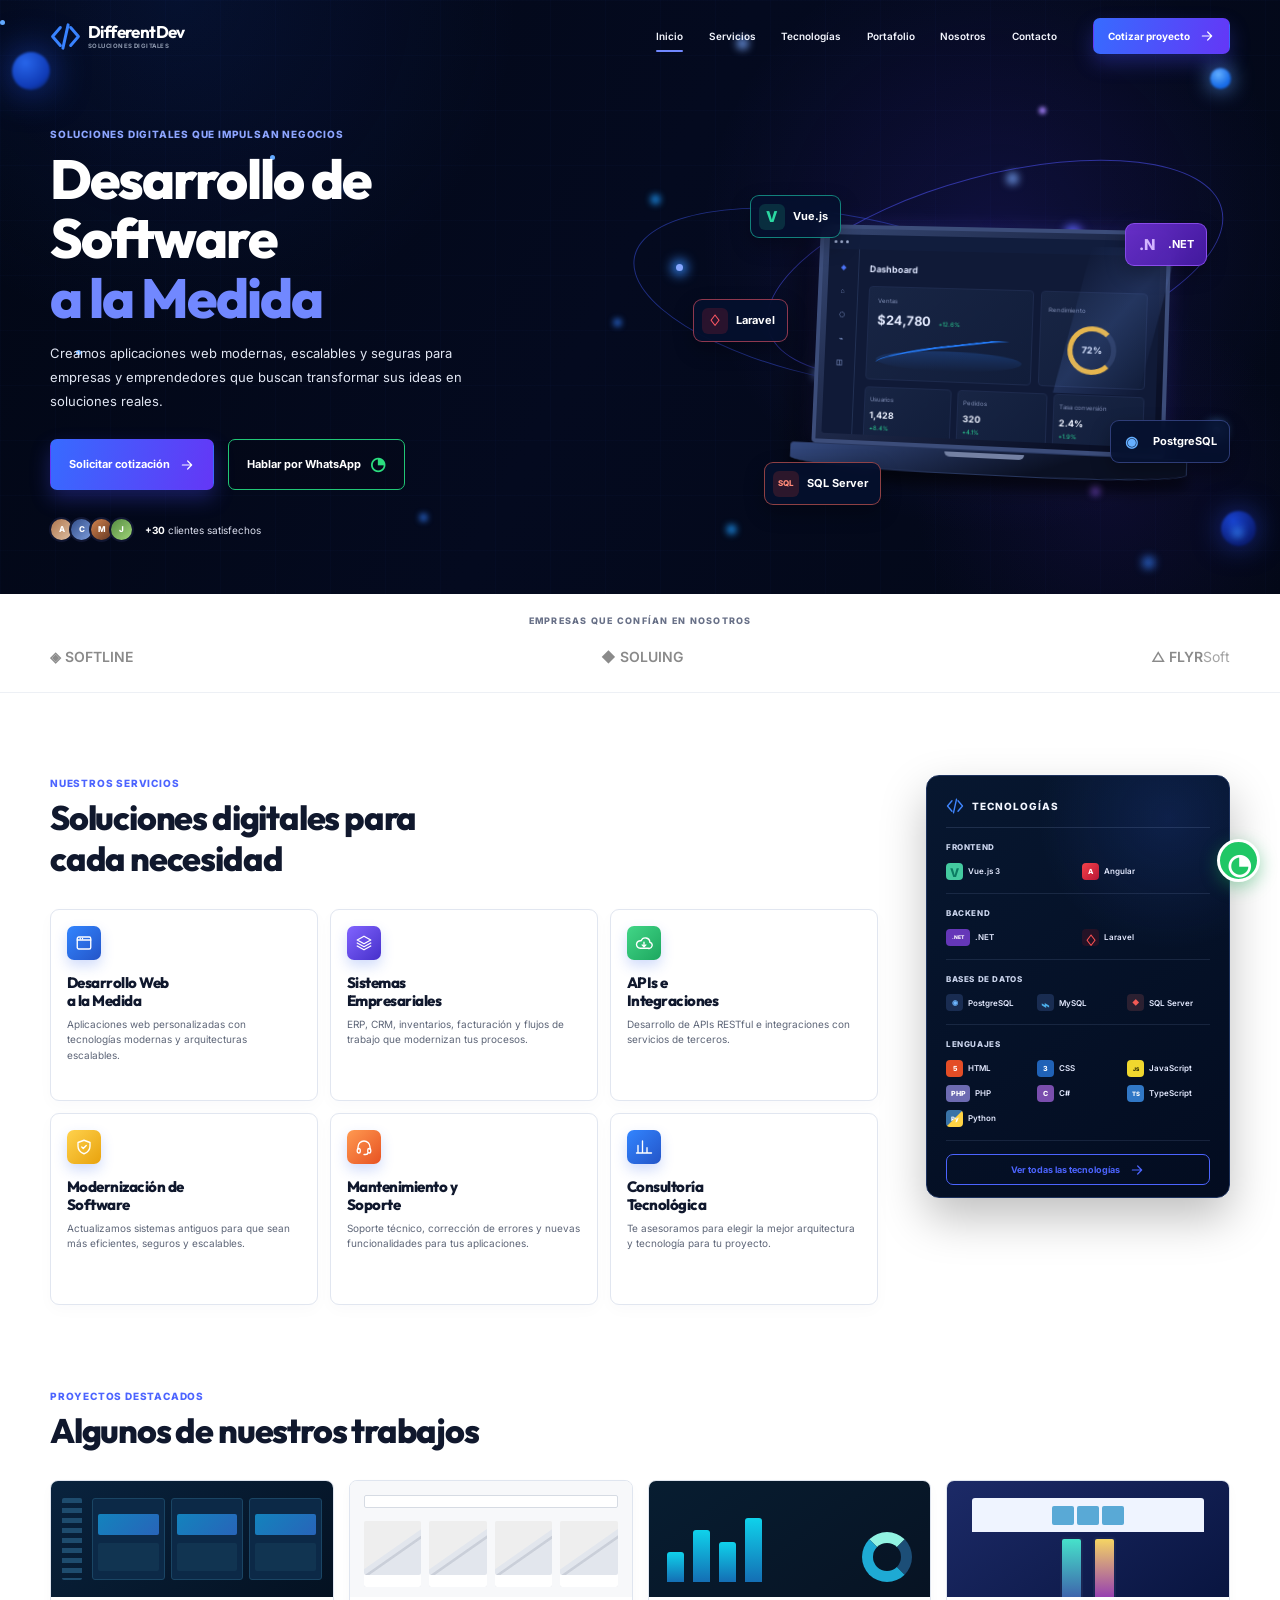
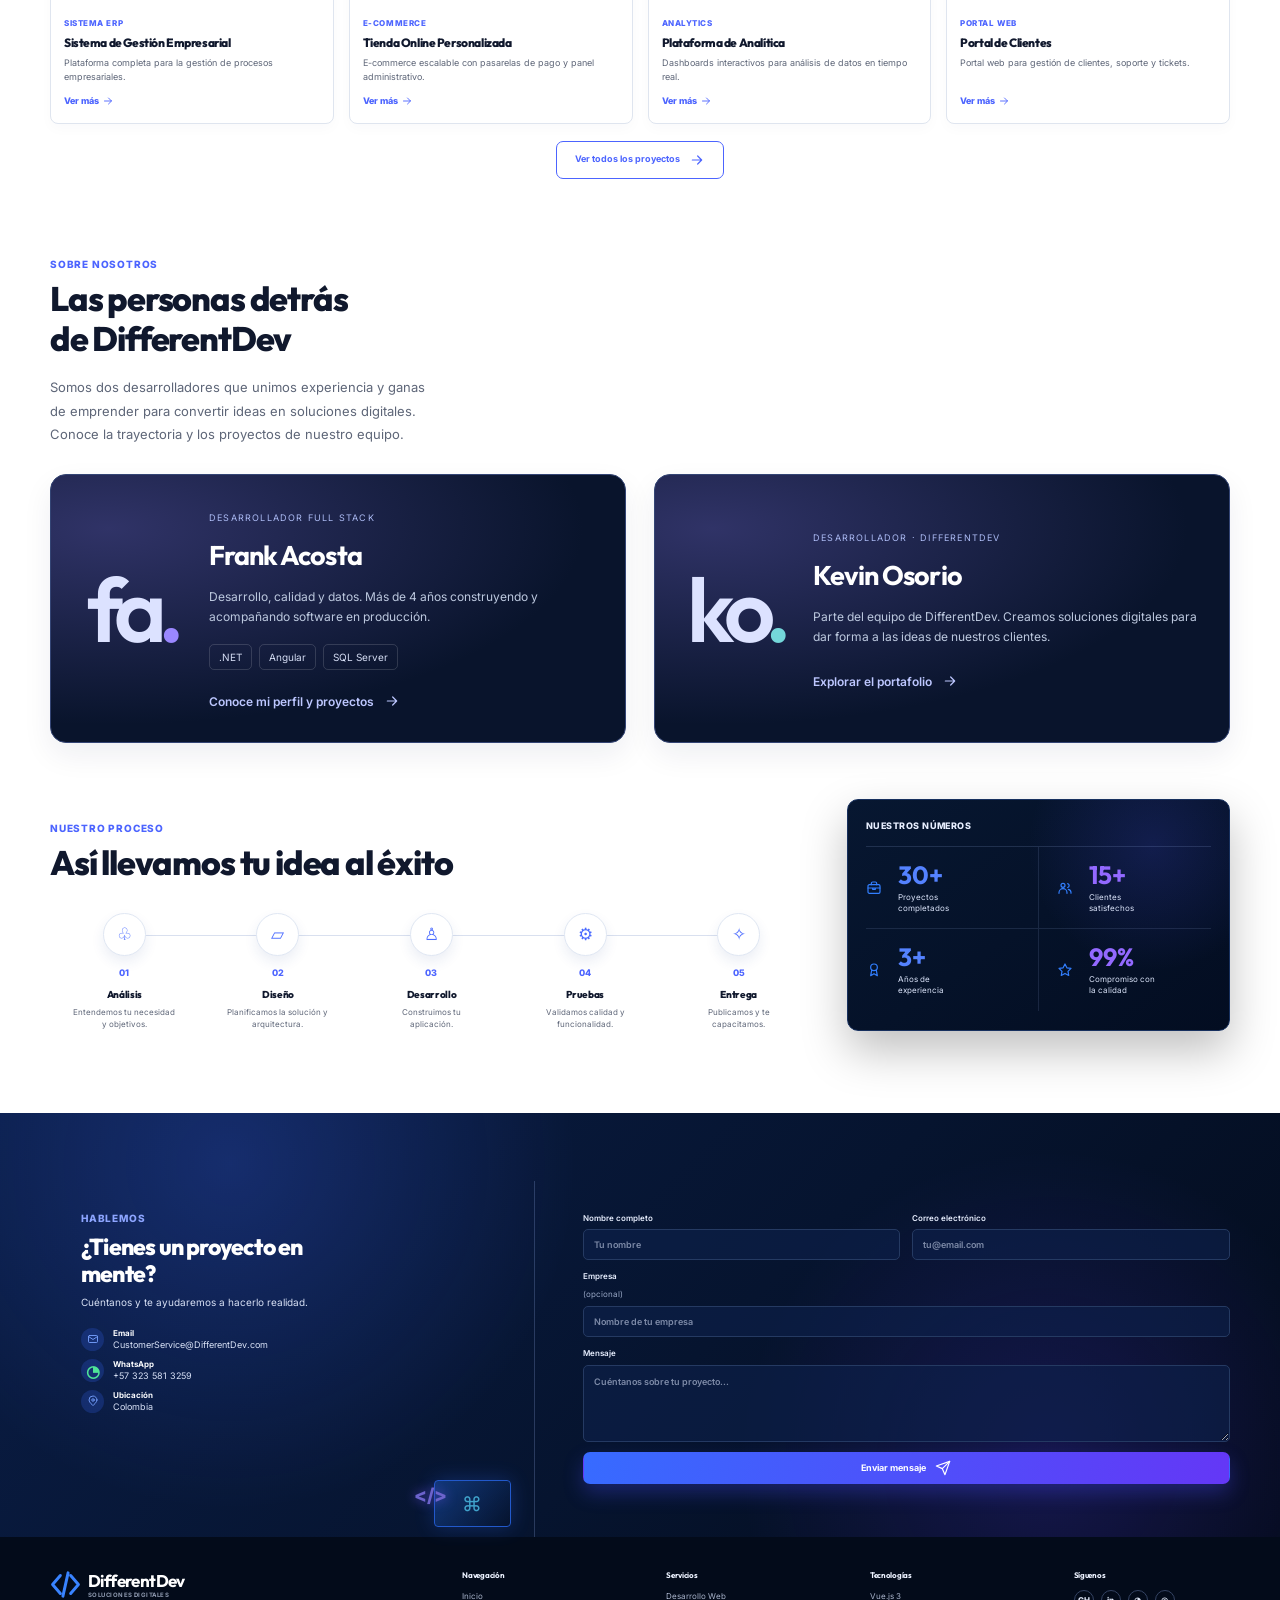
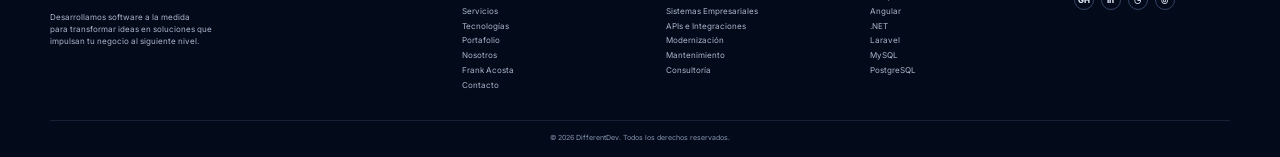
<file: index.html>
<!DOCTYPE html>
<html lang="es">
<head>
  <meta charset="UTF-8">
  <meta name="viewport" content="width=device-width, initial-scale=1.0">
  <meta name="description" content="DifferentDev - Desarrollo de software a la medida.">
  <title>DifferentDev | Soluciones digitales</title>

  <link rel="preconnect" href="https://fonts.googleapis.com">
  <link rel="preconnect" href="https://fonts.gstatic.com" crossorigin>
  <link href="https://fonts.googleapis.com/css2?family=Inter:wght@400;500;600;700;800&family=Outfit:wght@500;600;700;800&display=swap" rel="stylesheet">

  <link rel="stylesheet" href="css/style.css">
  <link rel="stylesheet" href="css/responsive.css">
  <link rel="stylesheet" href="css/animation.css">
</head>

<body>
  <!-- Sprite de iconos reutilizable -->
  <svg class="svg-sprite" aria-hidden="true">
    <symbol id="icon-code" viewBox="0 0 24 24">
      <path d="M8 5 2 12l6 7M16 5l6 7-6 7M14 3l-4 18" />
    </symbol>
    <symbol id="icon-arrow" viewBox="0 0 24 24">
      <path d="M5 12h14M13 6l6 6-6 6" />
    </symbol>
    <symbol id="icon-check" viewBox="0 0 24 24">
      <path d="m5 12 4 4L19 6" />
    </symbol>
    <symbol id="icon-menu" viewBox="0 0 24 24">
      <path d="M4 7h16M4 12h16M4 17h16" />
    </symbol>
    <symbol id="icon-close" viewBox="0 0 24 24">
      <path d="M6 6l12 12M18 6 6 18" />
    </symbol>
    <symbol id="icon-web" viewBox="0 0 24 24">
      <rect x="3" y="4" width="18" height="16" rx="2" />
      <path d="M3 8h18M7 6h.01M10 6h.01" />
    </symbol>
    <symbol id="icon-layers" viewBox="0 0 24 24">
      <path d="m12 3 9 5-9 5-9-5 9-5Z" />
      <path d="m3 12 9 5 9-5M3 16l9 5 9-5" />
    </symbol>
    <symbol id="icon-cloud" viewBox="0 0 24 24">
      <path d="M17.5 19H7a5 5 0 1 1 1.2-9.86A6 6 0 0 1 19.8 11 4 4 0 0 1 17.5 19Z" />
      <path d="M12 11v6M9.5 14.5 12 17l2.5-2.5" />
    </symbol>
    <symbol id="icon-shield" viewBox="0 0 24 24">
      <path d="M12 3 20 6v5c0 5-3.4 8.3-8 10-4.6-1.7-8-5-8-10V6l8-3Z" />
      <path d="m9 12 2 2 4-4" />
    </symbol>
    <symbol id="icon-headset" viewBox="0 0 24 24">
      <path d="M4 15v-3a8 8 0 0 1 16 0v3" />
      <rect x="3" y="14" width="4" height="6" rx="2" />
      <rect x="17" y="14" width="4" height="6" rx="2" />
      <path d="M17 20c0 1-1 2-3 2h-2" />
    </symbol>
    <symbol id="icon-chart" viewBox="0 0 24 24">
      <path d="M4 20V10M10 20V4M16 20v-7M22 20H2" />
    </symbol>
    <symbol id="icon-mail" viewBox="0 0 24 24">
      <rect x="3" y="5" width="18" height="14" rx="2" />
      <path d="m3 7 9 6 9-6" />
    </symbol>
    <symbol id="icon-pin" viewBox="0 0 24 24">
      <path d="M20 10c0 5-8 11-8 11S4 15 4 10a8 8 0 1 1 16 0Z" />
      <circle cx="12" cy="10" r="2.5" />
    </symbol>
    <symbol id="icon-send" viewBox="0 0 24 24">
      <path d="m22 2-7 20-4-9-9-4 20-7Z" />
      <path d="M22 2 11 13" />
    </symbol>
    <symbol id="icon-briefcase" viewBox="0 0 24 24">
      <rect x="3" y="7" width="18" height="13" rx="2" />
      <path d="M8 7V5a2 2 0 0 1 2-2h4a2 2 0 0 1 2 2v2M3 12h18M10 12v2h4v-2" />
    </symbol>
    <symbol id="icon-users" viewBox="0 0 24 24">
      <circle cx="9" cy="8" r="3" />
      <path d="M3 20v-1a6 6 0 0 1 12 0v1M16 5.5a3 3 0 0 1 0 5.8M17 14a5 5 0 0 1 4 4.9v1" />
    </symbol>
    <symbol id="icon-award" viewBox="0 0 24 24">
      <circle cx="12" cy="8" r="5" />
      <path d="m8.5 12.5-1.5 8 5-3 5 3-1.5-8" />
    </symbol>
    <symbol id="icon-star" viewBox="0 0 24 24">
      <path d="m12 3 2.8 5.7L21 9.6l-4.5 4.4 1.1 6.2-5.6-3-5.6 3 1.1-6.2L3 9.6l6.2-.9L12 3Z" />
    </symbol>
  </svg>

  <div class="page">
    <!-- Encabezado -->
    <header class="header" id="inicio">
      <div class="container nav">
        <a class="brand" href="#inicio" aria-label="DifferentDev - Inicio">
          <span class="brand-mark">
            <svg><use href="#icon-code"></use></svg>
          </span>
          <span>
            <strong>DifferentDev</strong>
            <small>Soluciones digitales</small>
          </span>
        </a>

        <button class="menu-toggle" type="button" aria-label="Abrir menú" aria-expanded="false">
          <svg><use href="#icon-menu"></use></svg>
        </button>

        <nav class="nav-links" aria-label="Navegación principal">
          <a class="active" href="#inicio">Inicio</a>
          <a href="#servicios">Servicios</a>
          <a href="#tecnologias">Tecnologías</a>
          <a href="#portafolio">Portafolio</a>
          <a href="#nosotros">Nosotros</a>
          <a href="#contacto">Contacto</a>
        </nav>

        <a class="button button-small button-primary nav-cta" href="#contacto">
          Cotizar proyecto
          <svg><use href="#icon-arrow"></use></svg>
        </a>
      </div>
    </header>

    <main>
      <!-- Hero -->
      <section class="hero">
        <div class="hero-orb orb-one"></div>
        <div class="hero-orb orb-two"></div>
        <div class="hero-orb orb-three"></div>
        <div class="stars"></div>

        <div class="container hero-grid">
          <div class="hero-content reveal">
            <p class="eyebrow eyebrow-light">Soluciones digitales que impulsan negocios</p>
            <h1>Desarrollo de Software <span>a la Medida</span></h1>
            <p class="hero-description">
              Creamos aplicaciones web modernas, escalables y seguras para empresas
              y emprendedores que buscan transformar sus ideas en soluciones reales.
            </p>

            <div class="hero-actions">
              <a class="button button-primary" href="#contacto">
                Solicitar cotización
                <svg><use href="#icon-arrow"></use></svg>
              </a>
              <a class="button button-whatsapp" href="https://wa.me/573235813259" target="_blank" rel="noopener">
                Hablar por WhatsApp
                <span class="whatsapp-icon">◔</span>
              </a>
            </div>

            <div class="satisfaction">
              <div class="avatars" aria-label="Clientes satisfechos">
                <span class="avatar avatar-1">A</span>
                <span class="avatar avatar-2">C</span>
                <span class="avatar avatar-3">M</span>
                <span class="avatar avatar-4">J</span>
              </div>
              <p><strong>+30</strong> clientes satisfechos</p>
            </div>
          </div>

          <!-- Ilustración creada con HTML y CSS -->
          <div class="hero-visual" aria-hidden="true">
            <div class="orbit orbit-a"></div>
            <div class="orbit orbit-b"></div>
            <div class="visual-dot dot-a"></div>
            <div class="visual-dot dot-b"></div>
            <div class="visual-dot dot-c"></div>

            <div class="tech-badge vue-badge">
              <span class="tech-symbol">V</span>
              <b>Vue.js</b>
            </div>
            <div class="tech-badge laravel-badge">
              <span class="tech-symbol">♢</span>
              <b>Laravel</b>
            </div>
            <div class="tech-badge dotnet-badge">
              <span class="tech-symbol">.N</span>
              <b>.NET</b>
            </div>
            <div class="tech-badge postgres-badge">
              <span class="tech-symbol">◉</span>
              <b>PostgreSQL</b>
            </div>
            <div class="tech-badge sqlserver-badge">
              <span class="tech-symbol">SQL</span>
              <b>SQL Server</b>
            </div>

            <div class="laptop">
              <div class="laptop-screen">
                <div class="screen-topbar">
                  <span></span><span></span><span></span>
                  <i></i><i></i>
                </div>
                <div class="screen-body">
                  <aside class="dashboard-sidebar">
                    <b>◈</b><b>⌂</b><b>◌</b><b>⌁</b><b>◫</b>
                  </aside>
                  <div class="dashboard-content">
                    <p class="dashboard-title">Dashboard</p>
                    <div class="metric-row">
                      <div class="metric-card graph-card">
                        <small>Ventas</small>
                        <strong>$24,780</strong>
                        <em>+12.6%</em>
                        <div class="chart-line"></div>
                      </div>
                      <div class="metric-card circle-card">
                        <small>Rendimiento</small>
                        <div class="progress-ring">72%</div>
                      </div>
                    </div>
                    <div class="mini-metrics">
                      <div><small>Usuarios</small><b>1,428</b><em>+8.4%</em></div>
                      <div><small>Pedidos</small><b>320</b><em>+4.1%</em></div>
                      <div><small>Tasa conversión</small><b>2.4%</b><em>+1.9%</em></div>
                    </div>
                  </div>
                </div>
              </div>
              <div class="laptop-base"></div>
            </div>
          </div>
        </div>
      </section>

      <!-- Marcas -->
      <section class="trusted">
        <div class="container">
          <p>Empresas que confían en nosotros</p>
          <div class="trusted-logos">
            <span>◈ SOFTLINE</span>
            <span>◆ SOLUING</span>
            <span>△ FLYR<span>Soft</span></span>
          </div>
        </div>
      </section>

      <!-- Servicios -->
      <section class="section services-section" id="servicios">
        <div class="container services-layout">
          <div class="services-main">
            <div class="section-heading reveal">
              <p class="eyebrow">Nuestros servicios</p>
              <h2>Soluciones digitales para<br>cada necesidad</h2>
            </div>

            <div class="services-grid">
              <article class="service-card reveal">
                <div class="service-icon icon-blue"><svg><use href="#icon-web"></use></svg></div>
                <h3>Desarrollo Web<br>a la Medida</h3>
                <p>Aplicaciones web personalizadas con tecnologías modernas y arquitecturas escalables.</p>
              </article>

              <article class="service-card reveal">
                <div class="service-icon icon-purple"><svg><use href="#icon-layers"></use></svg></div>
                <h3>Sistemas<br>Empresariales</h3>
                <p>ERP, CRM, inventarios, facturación y flujos de trabajo que modernizan tus procesos.</p>
              </article>

              <article class="service-card reveal">
                <div class="service-icon icon-green"><svg><use href="#icon-cloud"></use></svg></div>
                <h3>APIs e<br>Integraciones</h3>
                <p>Desarrollo de APIs RESTful e integraciones con servicios de terceros.</p>
              </article>

              <article class="service-card reveal">
                <div class="service-icon icon-yellow"><svg><use href="#icon-shield"></use></svg></div>
                <h3>Modernización de<br>Software</h3>
                <p>Actualizamos sistemas antiguos para que sean más eficientes, seguros y escalables.</p>
              </article>

              <article class="service-card reveal">
                <div class="service-icon icon-orange"><svg><use href="#icon-headset"></use></svg></div>
                <h3>Mantenimiento y<br>Soporte</h3>
                <p>Soporte técnico, corrección de errores y nuevas funcionalidades para tus aplicaciones.</p>
              </article>

              <article class="service-card reveal">
                <div class="service-icon icon-blue"><svg><use href="#icon-chart"></use></svg></div>
                <h3>Consultoría<br>Tecnológica</h3>
                <p>Te asesoramos para elegir la mejor arquitectura y tecnología para tu proyecto.</p>
              </article>
            </div>
          </div>

          <aside class="technology-card reveal" id="tecnologias">
            <div class="technology-card-title">
              <svg><use href="#icon-code"></use></svg>
              <span>Tecnologías</span>
            </div>

            <div class="technology-group">
              <p>Frontend</p>
              <div class="tech-list tech-list-two">
                <span class="tech-item"><b class="logo-vue">V</b> Vue.js 3</span>
                <span class="tech-item"><b class="logo-angular">A</b> Angular</span>
              </div>
            </div>

            <div class="technology-group">
              <p>Backend</p>
              <div class="tech-list tech-list-two">
                <span class="tech-item"><b class="logo-dotnet">.NET</b> .NET</span>
                <span class="tech-item"><b class="logo-laravel">♢</b> Laravel</span>
              </div>
            </div>

            <div class="technology-group">
              <p>Bases de datos</p>
              <div class="tech-list tech-list-three">
                <span class="tech-item"><b class="logo-postgres">◉</b> PostgreSQL</span>
                <span class="tech-item"><b class="logo-mysql">⌁</b> MySQL</span>
                <span class="tech-item"><b class="logo-sql">◆</b> SQL Server</span>
              </div>
            </div>

            <div class="technology-group">
              <p>Lenguajes</p>
              <div class="tech-list tech-list-four">
                <span class="tech-item"><b class="logo-html">5</b> HTML</span>
                <span class="tech-item"><b class="logo-css">3</b> CSS</span>
                <span class="tech-item"><b class="logo-js">JS</b> JavaScript</span>
                <span class="tech-item"><b class="logo-php">PHP</b> PHP</span>
                <span class="tech-item"><b class="logo-csharp">C</b> C#</span>
                <span class="tech-item"><b class="logo-typescript">TS</b> TypeScript</span>
                <span class="tech-item"><b class="logo-python">Py</b> Python</span>
              </div>
            </div>

            <a class="button button-outline technology-button" href="#contacto">
              Ver todas las tecnologías
              <svg><use href="#icon-arrow"></use></svg>
            </a>
          </aside>
        </div>
      </section>

      <!-- Portafolio -->
      <section class="section portfolio-section" id="portafolio">
        <div class="container">
          <div class="section-heading reveal">
            <p class="eyebrow">Proyectos destacados</p>
            <h2>Algunos de nuestros trabajos</h2>
          </div>

          <div class="portfolio-grid">
            <article class="project-card reveal">
              <div class="project-preview preview-erp">
                <div class="mock-sidebar"></div>
                <div class="mock-columns"><i></i><i></i><i></i></div>
              </div>
              <div class="project-content">
                <small>Sistema ERP</small>
                <h3>Sistema de Gestión Empresarial</h3>
                <p>Plataforma completa para la gestión de procesos empresariales.</p>
                <a href="#contacto">Ver más <svg><use href="#icon-arrow"></use></svg></a>
              </div>
            </article>

            <article class="project-card reveal">
              <div class="project-preview preview-shop">
                <div class="shop-top"></div>
                <div class="shop-items"><i></i><i></i><i></i><i></i></div>
              </div>
              <div class="project-content">
                <small>E-commerce</small>
                <h3>Tienda Online Personalizada</h3>
                <p>E-commerce escalable con pasarelas de pago y panel administrativo.</p>
                <a href="#contacto">Ver más <svg><use href="#icon-arrow"></use></svg></a>
              </div>
            </article>

            <article class="project-card reveal">
              <div class="project-preview preview-analytics">
                <div class="analytics-bars"><i></i><i></i><i></i><i></i></div>
                <div class="analytics-circle"></div>
              </div>
              <div class="project-content">
                <small>Analytics</small>
                <h3>Plataforma de Analítica</h3>
                <p>Dashboards interactivos para análisis de datos en tiempo real.</p>
                <a href="#contacto">Ver más <svg><use href="#icon-arrow"></use></svg></a>
              </div>
            </article>

            <article class="project-card reveal">
              <div class="project-preview preview-portal">
                <div class="portal-window"><i></i><i></i><i></i></div>
                <div class="portal-phones"><b></b><b></b></div>
              </div>
              <div class="project-content">
                <small>Portal web</small>
                <h3>Portal de Clientes</h3>
                <p>Portal web para gestión de clientes, soporte y tickets.</p>
                <a href="#contacto">Ver más <svg><use href="#icon-arrow"></use></svg></a>
              </div>
            </article>
          </div>

          <div class="center-button">
            <a class="button button-outline" href="#contacto">
              Ver todos los proyectos
              <svg><use href="#icon-arrow"></use></svg>
            </a>
          </div>
        </div>
      </section>

      <!-- Proceso y métricas -->
      <section class="section process-section" id="nosotros">
        <div class="container team-intro">
          <div class="team-heading">
            <p class="eyebrow">Sobre nosotros</p>
            <h2>Las personas detrás<br>de DifferentDev</h2>
            <p>Somos dos desarrolladores que unimos experiencia y ganas de emprender para convertir ideas en soluciones digitales. Conoce la trayectoria y los proyectos de nuestro equipo.</p>
          </div>
          <a class="team-profile-card" href="acosta/index.html" aria-label="Conocer el perfil y los proyectos de Frank Acosta">
            <span class="team-monogram" aria-hidden="true">fa<span>.</span></span>
            <div class="team-profile-copy">
              <span class="team-profile-role">Desarrollador Full Stack</span>
              <h3>Frank Acosta</h3>
              <p>Desarrollo, calidad y datos. Más de 4 años construyendo y acompañando software en producción.</p>
              <ul class="team-profile-stack" aria-label="Tecnologías principales">
                <li>.NET</li><li>Angular</li><li>SQL Server</li>
              </ul>
              <span class="team-profile-link">Conoce mi perfil y proyectos <svg aria-hidden="true"><use href="#icon-arrow"></use></svg></span>
            </div>
          </a>
          <a class="team-profile-card team-profile-kevin" href="kevin/index.html" aria-label="Kevin Osorio: visitar el portafolio de Frank Acosta por el momento">
            <span class="team-monogram" aria-hidden="true">ko<span>.</span></span>
            <div class="team-profile-copy">
              <span class="team-profile-role">Desarrollador · DifferentDev</span>
              <h3>Kevin Osorio</h3>
              <p>Parte del equipo de DifferentDev. Creamos soluciones digitales para dar forma a las ideas de nuestros clientes.</p>
              <span class="team-profile-link">Explorar el portafolio <svg aria-hidden="true"><use href="#icon-arrow"></use></svg></span>
            </div>
          </a>
        </div>
        <div class="container process-layout">
          <div>
            <div class="section-heading reveal">
              <p class="eyebrow">Nuestro proceso</p>
              <h2>Así llevamos tu idea al éxito</h2>
            </div>

            <div class="process-steps">
              <article class="process-step reveal">
                <div class="step-icon">♧</div>
                <span>01</span>
                <h3>Análisis</h3>
                <p>Entendemos tu necesidad y objetivos.</p>
              </article>
              <article class="process-step reveal">
                <div class="step-icon">▱</div>
                <span>02</span>
                <h3>Diseño</h3>
                <p>Planificamos la solución y arquitectura.</p>
              </article>
              <article class="process-step reveal">
                <div class="step-icon">♙</div>
                <span>03</span>
                <h3>Desarrollo</h3>
                <p>Construimos tu aplicación.</p>
              </article>
              <article class="process-step reveal">
                <div class="step-icon">⚙</div>
                <span>04</span>
                <h3>Pruebas</h3>
                <p>Validamos calidad y funcionalidad.</p>
              </article>
              <article class="process-step reveal">
                <div class="step-icon">✧</div>
                <span>05</span>
                <h3>Entrega</h3>
                <p>Publicamos y te capacitamos.</p>
              </article>
            </div>
          </div>

          <aside class="numbers-card reveal">
            <p class="numbers-title">Nuestros números</p>
            <div class="numbers-grid">
              <div>
                <svg><use href="#icon-briefcase"></use></svg>
                <strong>30+</strong>
                <span>Proyectos<br>completados</span>
              </div>
              <div>
                <svg><use href="#icon-users"></use></svg>
                <strong>15+</strong>
                <span>Clientes<br>satisfechos</span>
              </div>
              <div>
                <svg><use href="#icon-award"></use></svg>
                <strong>3+</strong>
                <span>Años de<br>experiencia</span>
              </div>
              <div>
                <svg><use href="#icon-star"></use></svg>
                <strong>99%</strong>
                <span>Compromiso con<br>la calidad</span>
              </div>
            </div>
          </aside>
        </div>
      </section>

      
      <!-- Testimonios
      <section class="section testimonials-section">
        <div class="container">
          <div class="section-heading reveal">
            <p class="eyebrow">Testimonios</p>
            <h2>Lo que dicen nuestros clientes</h2>
          </div>

          <div class="testimonials-grid">
            <article class="testimonial-card reveal">
              <span class="quote">“</span>
              <p>Excelente trabajo, cumplieron con todos los requerimientos y superaron nuestras expectativas. Los recomendamos 100%.</p>
              <div class="testimonial-footer">
                <div><strong>— Carlos M.</strong><small>Gerente General, Novatec</small></div>
                <span class="stars-rating">★★★★★</span>
              </div>
            </article>

            <article class="testimonial-card reveal">
              <span class="quote">“</span>
              <p>Profesionales, responsables y siempre dispuestos a ayudar. El sistema que desarrollaron ha optimizado nuestros procesos.</p>
              <div class="testimonial-footer">
                <div><strong>— Laura G.</strong><small>Directora, Innova Solutions</small></div>
                <span class="stars-rating">★★★★★</span>
              </div>
            </article>

            <article class="testimonial-card reveal">
              <span class="quote">“</span>
              <p>Entrega a tiempo, comunicación constante y un producto final de alta calidad. Sin duda seguiremos trabajando con ellos.</p>
              <div class="testimonial-footer">
                <div><strong>— Andrés R.</strong><small>CEO, DataFlow</small></div>
                <span class="stars-rating">★★★★★</span>
              </div>
            </article>
          </div>
        </div>
      </section>
      -->
      <!-- Contacto -->
      <section class="contact-section" id="contacto">
        <div class="container contact-box">
          <div class="contact-info">
            <p class="eyebrow eyebrow-light">Hablemos</p>
            <h2>¿Tienes un proyecto en mente?</h2>
            <p>Cuéntanos y te ayudaremos a hacerlo realidad.</p>

            <ul class="contact-list">
              <li>
                <span><svg><use href="#icon-mail"></use></svg></span>
                <div><b>Email</b><a href="mailto:CustomerService@DifferentDev.com">CustomerService@DifferentDev.com</a></div>
              </li>
              <li>
                <span class="contact-whatsapp">◔</span>
                <div><b>WhatsApp</b><a href="https://wa.me/573235813259" target="_blank" rel="noopener">+57 323 581 3259</a></div>
              </li>
              <li>
                <span><svg><use href="#icon-pin"></use></svg></span>
                <div><b>Ubicación</b><p>Colombia</p></div>
              </li>
            </ul>

            <div class="contact-decoration" aria-hidden="true">
              <span class="decoration-screen">⌘</span>
              <span class="decoration-code">&lt;/&gt;</span>
            </div>
          </div>

          <form class="contact-form" id="contact-form">
            <div class="form-row">
              <label>
                Nombre completo
                <input type="text" name="name" placeholder="Tu nombre" required>
              </label>
              <label>
                Correo electrónico
                <input type="email" name="email" placeholder="tu@email.com" required>
              </label>
            </div>
            <label>
              Empresa <span>(opcional)</span>
              <input type="text" name="company" placeholder="Nombre de tu empresa">
            </label>
            <label>
              Mensaje
              <textarea name="message" rows="4" placeholder="Cuéntanos sobre tu proyecto..." required></textarea>
            </label>
            <button class="button button-primary form-submit" type="submit">
              Enviar mensaje
              <svg><use href="#icon-send"></use></svg>
            </button>
            <p class="form-message" aria-live="polite"></p>
          </form>
        </div>
      </section>
    </main>

    <!-- Pie de página -->
    <footer class="footer">
      <div class="container footer-grid">
        <div>
          <a class="brand footer-brand" href="#inicio">
            <span class="brand-mark"><svg><use href="#icon-code"></use></svg></span>
            <span><strong>DifferentDev</strong><small>Soluciones digitales</small></span>
          </a>
          <p>Desarrollamos software a la medida<br>para transformar ideas en soluciones que<br>impulsan tu negocio al siguiente nivel.</p>
        </div>

        <div>
          <h3>Navegación</h3>
          <a href="#inicio">Inicio</a>
          <a href="#servicios">Servicios</a>
          <a href="#tecnologias">Tecnologías</a>
          <a href="#portafolio">Portafolio</a>
          <a href="#nosotros">Nosotros</a>
          <a href="acosta/">Frank Acosta</a>
          <a href="#contacto">Contacto</a>
        </div>

        <div>
          <h3>Servicios</h3>
          <a href="#servicios">Desarrollo Web</a>
          <a href="#servicios">Sistemas Empresariales</a>
          <a href="#servicios">APIs e Integraciones</a>
          <a href="#servicios">Modernización</a>
          <a href="#servicios">Mantenimiento</a>
          <a href="#servicios">Consultoría</a>
        </div>

        <div>
          <h3>Tecnologías</h3>
          <a href="#tecnologias">Vue.js 3</a>
          <a href="#tecnologias">Angular</a>
          <a href="#tecnologias">.NET</a>
          <a href="#tecnologias">Laravel</a>
          <a href="#tecnologias">MySQL</a>
          <a href="#tecnologias">PostgreSQL</a>
        </div>

        <div>
          <h3>Síguenos</h3>
          <div class="social-links">
            <a href="#" aria-label="GitHub">GH</a>
            <a href="#" aria-label="LinkedIn">in</a>
            <a href="#" aria-label="WhatsApp">◔</a>
            <a href="#" aria-label="Instagram">◎</a>
          </div>
        </div>
      </div>

      <div class="container copyright">
        <p>© 2026 DifferentDev. Todos los derechos reservados.</p>
      </div>
    </footer>

    <a class="floating-whatsapp" href="https://wa.me/573235813259" target="_blank" rel="noopener" aria-label="Hablar por WhatsApp">◔</a>
  </div>

  <script src="js/app.js"></script>
  <script src="js/animation.js"></script>
</body>
</html>
</file>
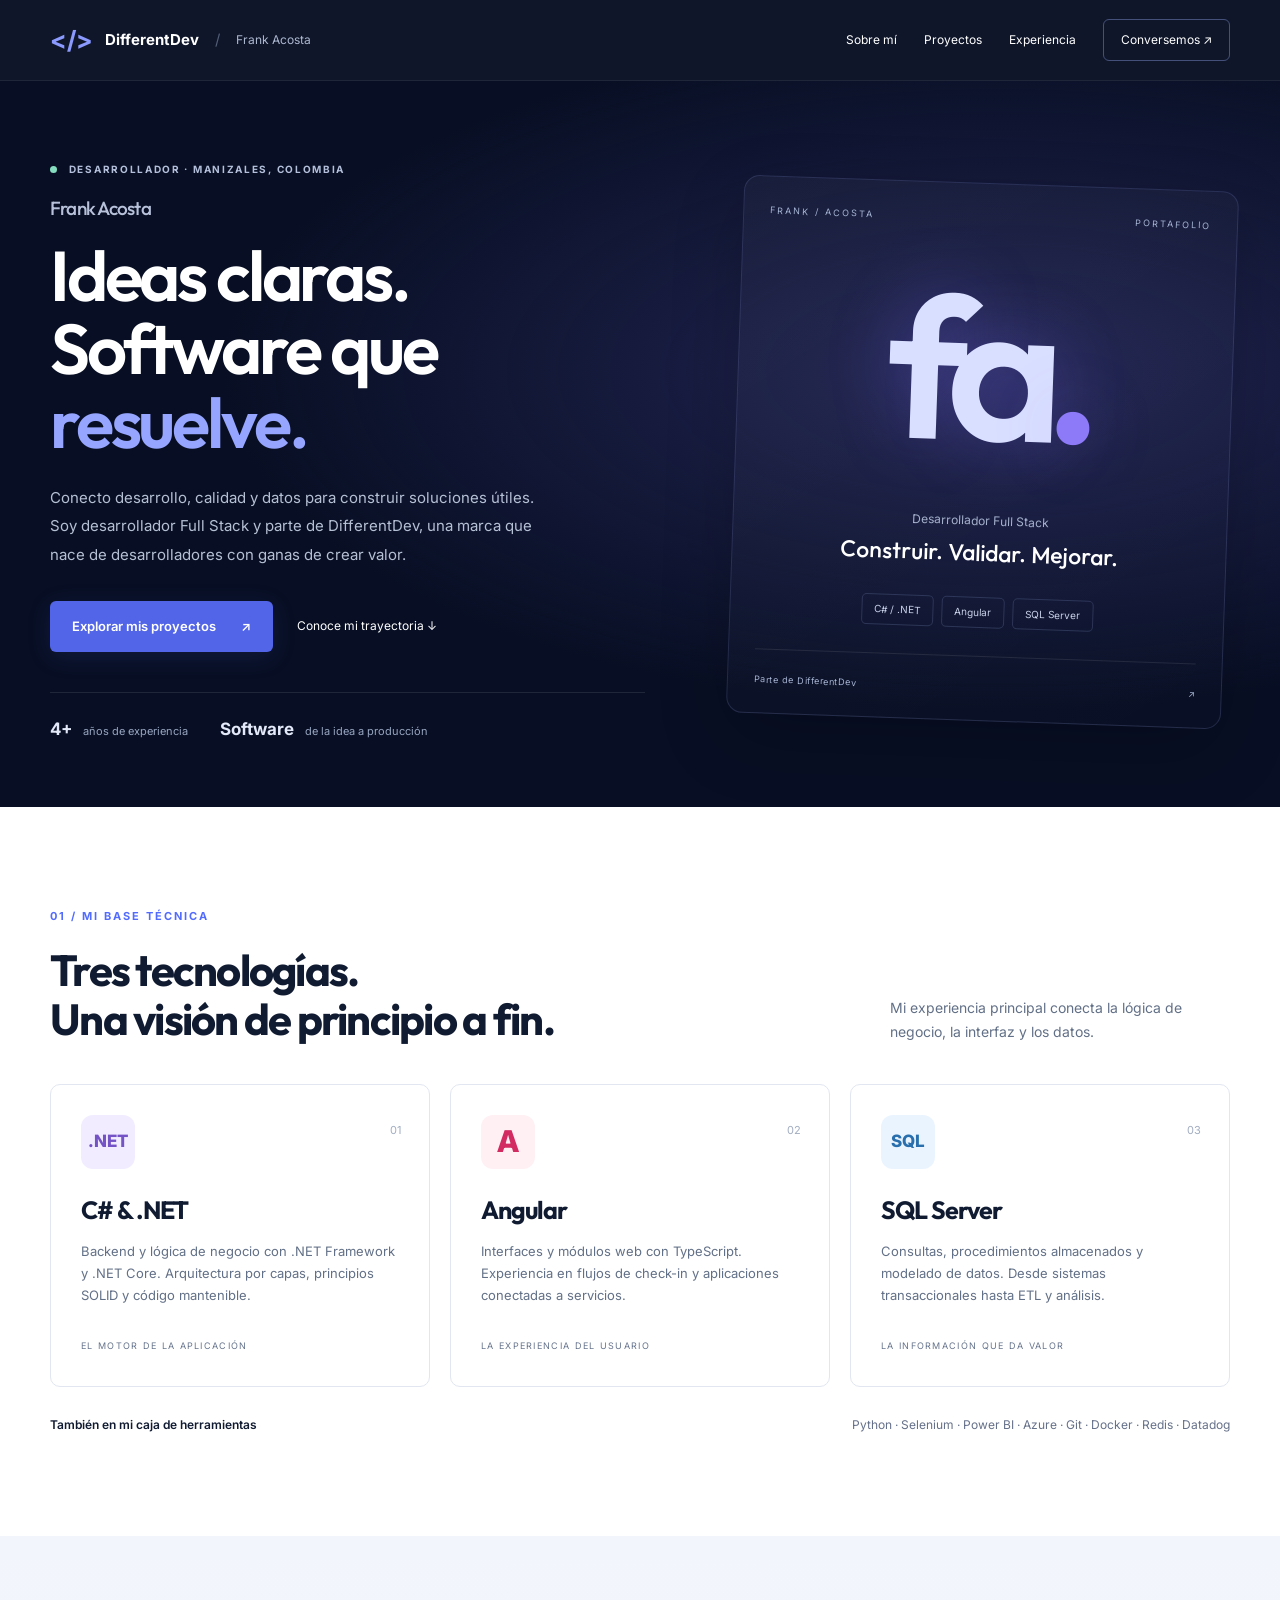
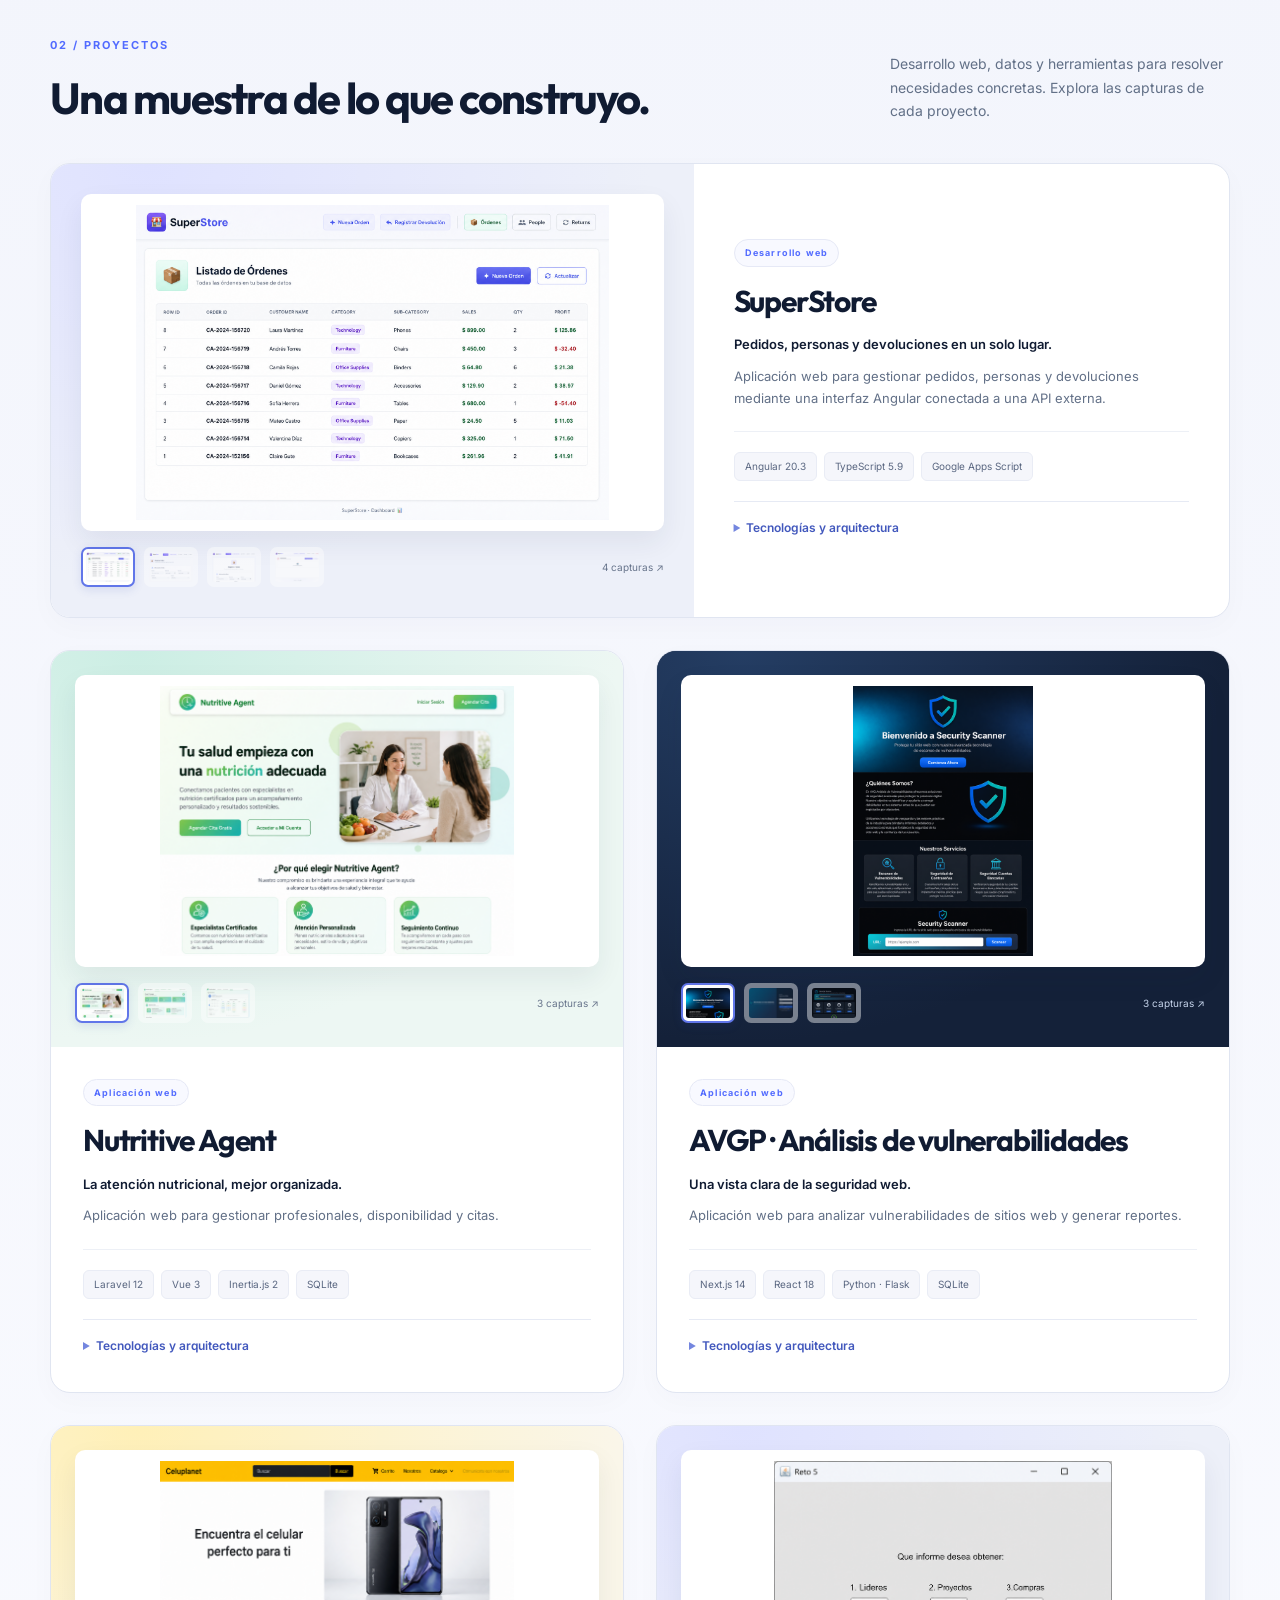
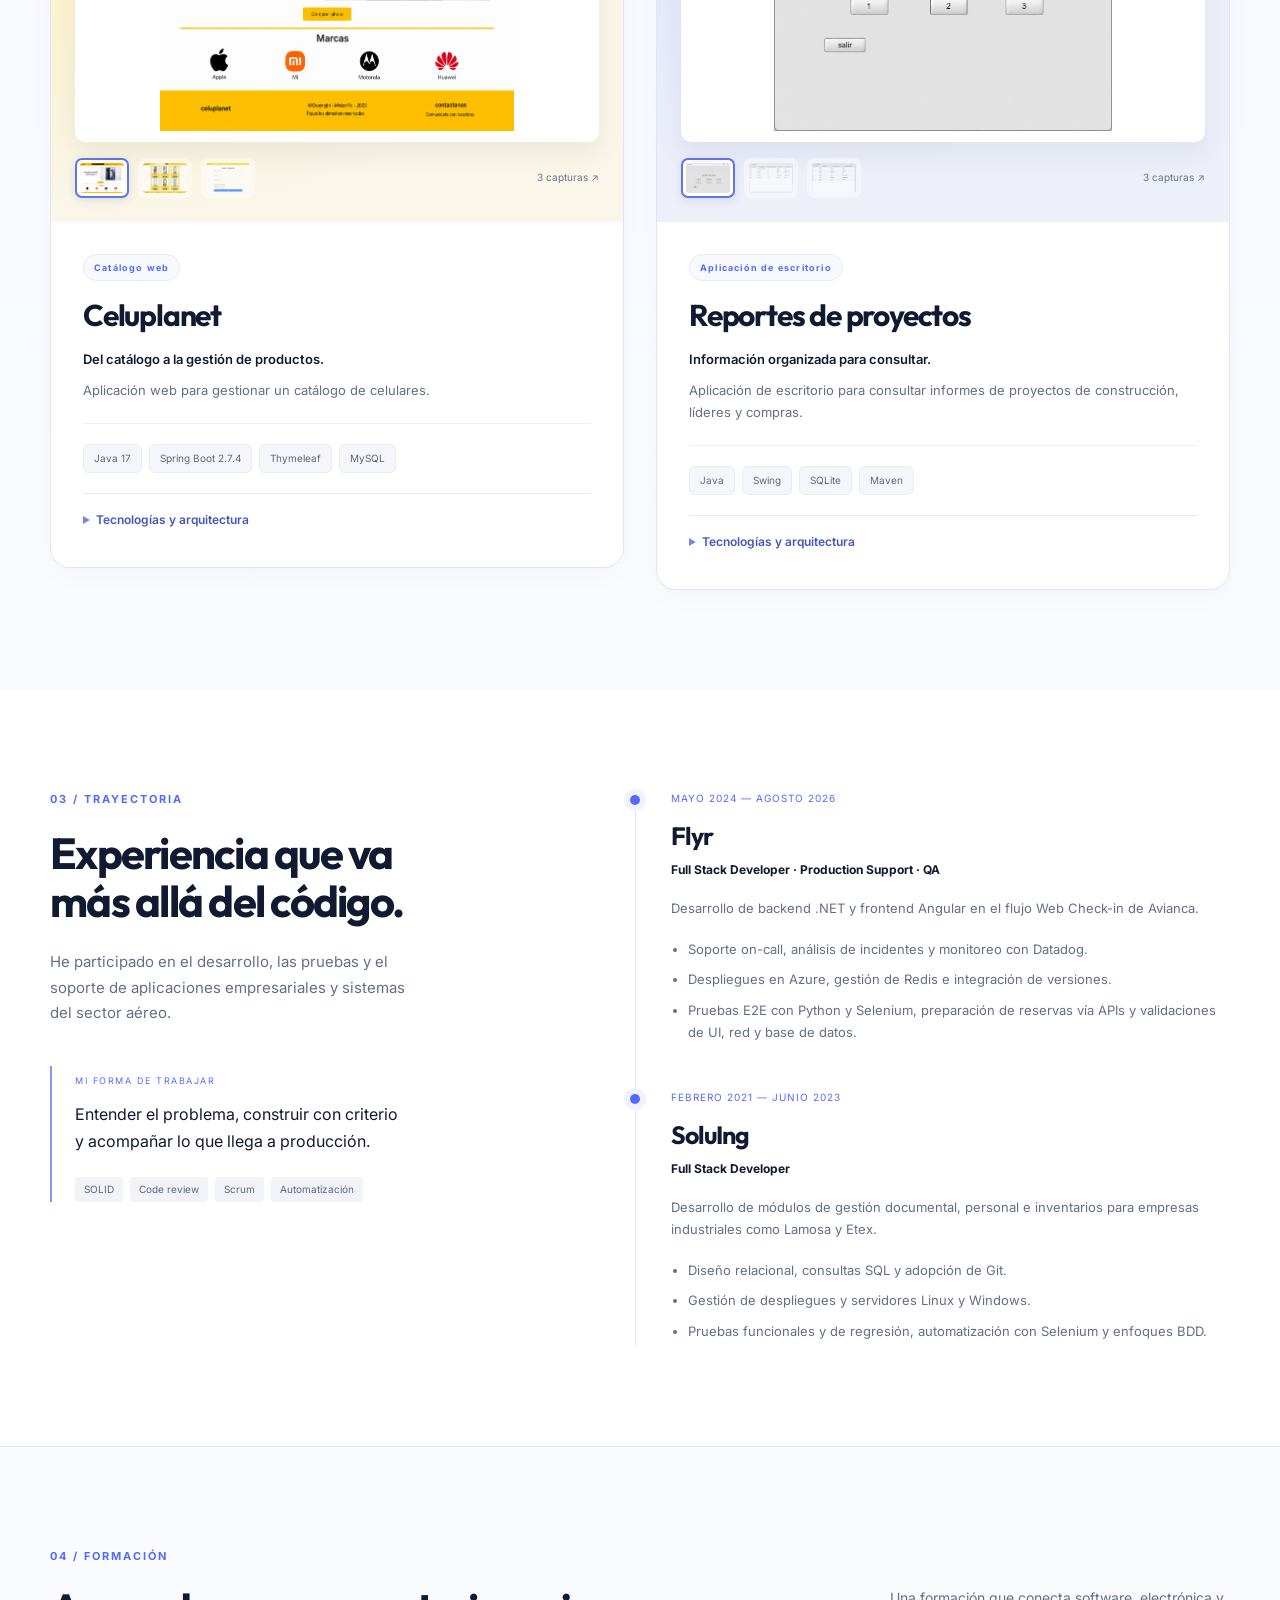
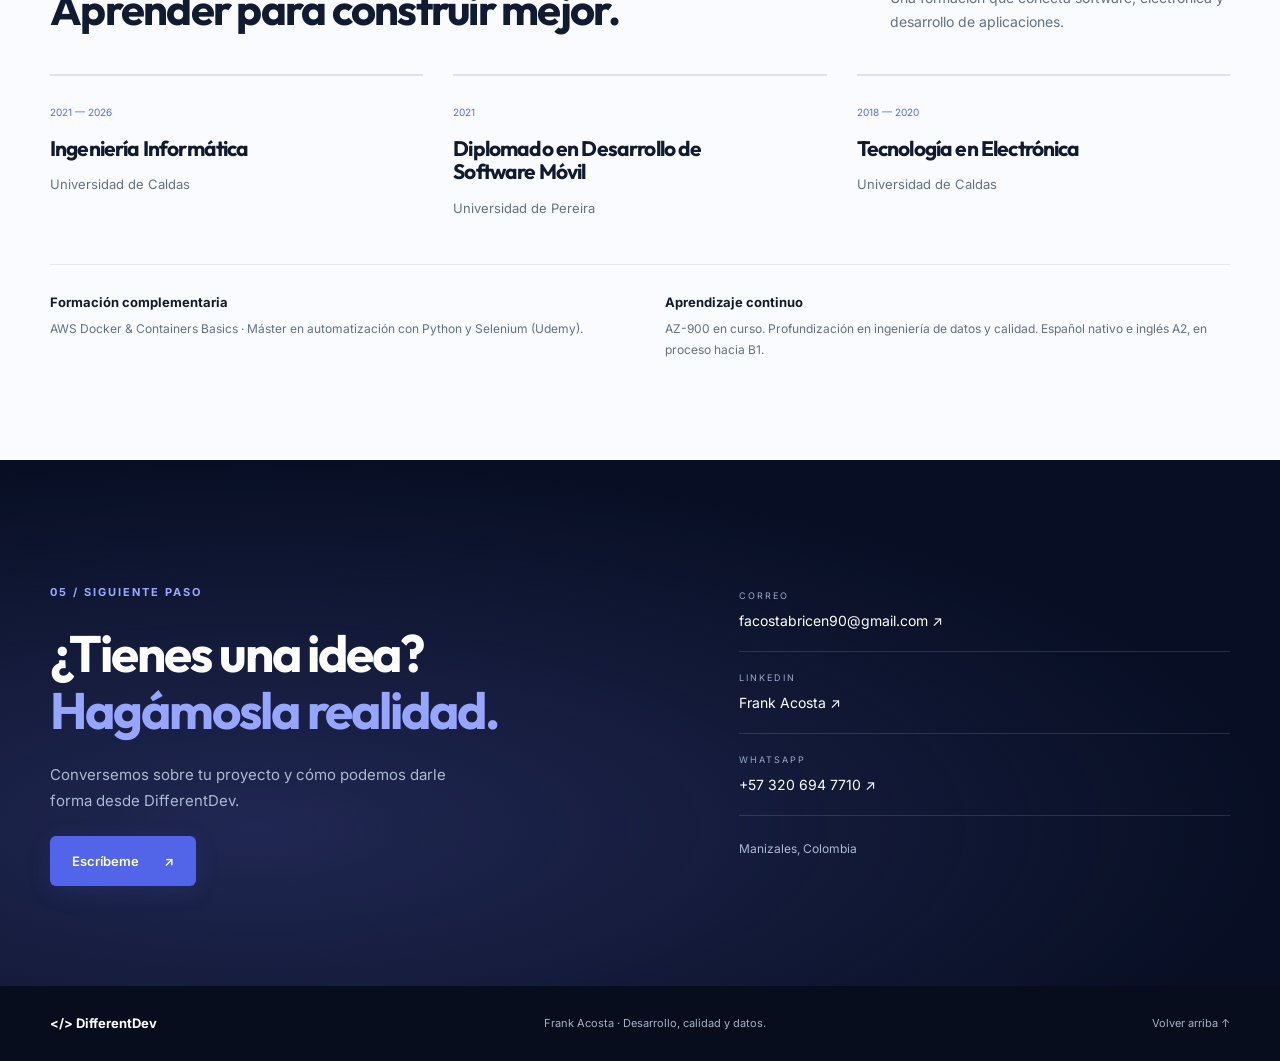
<file: acosta/index.html>
<!DOCTYPE html>
<html lang="es">

<head>
    <meta charset="UTF-8">
    <meta name="viewport" content="width=device-width, initial-scale=1">
    <meta name="description"
        content="Frank Acosta, desarrollador Full Stack y parte de DifferentDev. Proyectos, experiencia en .NET, Angular y SQL Server, automatización y datos.">
    <meta name="theme-color" content="#080f24">
    <title>Frank Acosta | DifferentDev</title>
    <link rel="preconnect" href="https://fonts.googleapis.com">
    <link rel="preconnect" href="https://fonts.gstatic.com" crossorigin>
    <link
        href="https://fonts.googleapis.com/css2?family=Inter:wght@400;500;600;700;800&family=Outfit:wght@400;500;600;700;800&display=swap"
        rel="stylesheet">
    <link rel="stylesheet" href="../css/acosta.css">
    <script src="../js/acosta.js" defer></script>
</head>

<body><a class="skip" href="#contenido">Saltar al contenido</a>
    <header>
        <div class="wrap nav"><a class="brand" href="../"><span class="brand-mark">&lt;/&gt;</span>DifferentDev<span
                    class="brand-divider">/</span><span class="brand-person">Frank Acosta</span></a><button class="menu"
                aria-controls="navigation" aria-expanded="false" type="button" hidden>Menú</button>
            <nav id="navigation" aria-label="Navegación personal"><a href="#sobre-mi">Sobre mí</a><a
                    href="#proyectos">Proyectos</a><a href="#experiencia">Experiencia</a><a class="nav-contact"
                    href="#contacto">Conversemos ↗</a></nav>
        </div>
    </header>
    <main id="contenido">
        <section class="hero" id="sobre-mi">
            <div class="wrap hero-grid">
                <div>
                    <p class="overline"><span class="status-dot"></span> DESARROLLADOR · MANIZALES, COLOMBIA</p>
                    <h1>Frank Acosta<span>Ideas claras.<br>Software que<br><em>resuelve.</em></span></h1>
                    <p class="intro">Conecto desarrollo, calidad y datos para construir soluciones útiles. Soy
                        desarrollador Full Stack y parte de DifferentDev, una marca que nace de desarrolladores con
                        ganas de crear valor.</p>
                    <div class="actions"><a class="button primary" href="#proyectos">Explorar mis proyectos
                            <span>↗</span></a><a class="text-link" href="#experiencia">Conoce mi trayectoria ↓</a></div>
                    <div class="hero-meta"><span><b>4+</b> años de experiencia</span><span><b>Software</b> de la idea a
                            producción</span></div>
                </div>
                <aside class="profile-art" aria-label="Mi enfoque profesional">
                    <div class="art-top"><span>FRANK / ACOSTA</span><span>PORTAFOLIO</span></div>
                    <div class="monogram" aria-hidden="true">fa<span>.</span></div>
                    <div class="art-caption"><span>Desarrollador Full Stack</span>
                        <p>Construir. Validar. Mejorar.</p>
                    </div>
                    <div class="art-stack"><span>C# / .NET</span><span>Angular</span><span>SQL Server</span></div>
                    <div class="art-bottom"><span>Parte de DifferentDev</span><span>↗</span></div>
                </aside>
            </div>
        </section>
        <section class="stack section">
            <div class="wrap">
                <div class="section-head">
                    <div>
                        <p class="overline">01 / MI BASE TÉCNICA</p>
                        <h2>Tres tecnologías.<br>Una visión de principio a fin.</h2>
                    </div>
                    <p>Mi experiencia principal conecta la lógica de negocio, la interfaz y los datos.</p>
                </div>
                <div class="stack-grid">
                    <article>
                        <div class="tech-icon net">.NET</div><span class="number">01</span>
                        <h3>C# & .NET</h3>
                        <p>Backend y lógica de negocio con .NET Framework y .NET Core. Arquitectura por capas,
                            principios SOLID y código mantenible.</p><small>EL MOTOR DE LA APLICACIÓN</small>
                    </article>
                    <article>
                        <div class="tech-icon angular">A</div><span class="number">02</span>
                        <h3>Angular</h3>
                        <p>Interfaces y módulos web con TypeScript. Experiencia en flujos de check-in y aplicaciones
                            conectadas a servicios.</p><small>LA EXPERIENCIA DEL USUARIO</small>
                    </article>
                    <article>
                        <div class="tech-icon sql">SQL</div><span class="number">03</span>
                        <h3>SQL Server</h3>
                        <p>Consultas, procedimientos almacenados y modelado de datos. Desde sistemas transaccionales
                            hasta ETL y análisis.</p><small>LA INFORMACIÓN QUE DA VALOR</small>
                    </article>
                </div>
                <div class="complement"><span>También en mi caja de herramientas</span>
                    <p>Python · Selenium · Power BI · Azure · Git · Docker · Redis · Datadog</p>
                </div>
            </div>
        </section>
        <section class="section projects" id="proyectos">
            <div class="wrap">
                <div class="section-head">
                    <div>
                        <p class="overline">02 / PROYECTOS</p>
                        <h2>Una muestra de lo que construyo.</h2>
                    </div>
                    <p>Desarrollo web, datos y herramientas para resolver necesidades concretas. Explora las capturas de
                        cada proyecto.</p>
                </div>
                <div class="works">
                    <article class="work-card featured">
                        <div class="gallery" data-title="SuperStore"><a class="image-link"
                                href="../assets/acosta/SuperStoreDataEngineering.png"
                                aria-label="Ampliar captura de SuperStore"><img
                                    src="../assets/acosta/SuperStoreDataEngineering.png"
                                    alt="SuperStore: vista principal" loading="lazy" width="1200" height="800"></a>
                            <div class="gallery-controls" aria-label="Capturas de SuperStore"><button type="button"
                                    data-src="../assets/acosta/SuperStoreDataEngineering.png"
                                    aria-label="Ver captura 1 de SuperStore" aria-pressed="true">01</button><button
                                    type="button" data-src="../assets/acosta/SuperStoreDataEngineering-3.png"
                                    aria-label="Ver captura 2 de SuperStore" aria-pressed="false">02</button><button
                                    type="button" data-src="../assets/acosta/SuperStoreDataEngineering-4.png"
                                    aria-label="Ver captura 3 de SuperStore" aria-pressed="false">03</button><button
                                    type="button" data-src="../assets/acosta/SuperStoreDataEngineering-2.png"
                                    aria-label="Ver captura 4 de SuperStore" aria-pressed="false">04</button><span>4
                                    capturas ↗</span></div>
                        </div>
                        <div class="work-copy">
                            <p class="overline">Desarrollo web</p>
                            <h3>SuperStore</h3>
                            <h4>Pedidos, personas y devoluciones en un solo lugar.</h4>
                            <p>Aplicación web para gestionar pedidos, personas y devoluciones mediante una interfaz Angular conectada a una API externa.</p>
                            <ul class="tags" aria-label="Tecnologías principales">
                                <li>Angular 20.3</li>
                                <li>TypeScript 5.9</li>
                                <li>Google Apps Script</li>
                            </ul>
                            <details class="project-technical">
                                <summary>Tecnologías y arquitectura</summary>
                                <dl>
                                    <div><dt>Frontend</dt><dd>Angular 20.3 y TypeScript 5.9.</dd></div>
                                    <div><dt>Diseño</dt><dd>HTML y SCSS.</dd></div>
                                    <div><dt>Navegación y formularios</dt><dd>Angular Router y Angular Forms.</dd></div>
                                    <div><dt>Comunicación con datos</dt><dd>HttpClient y RxJS; API publicada mediante Google Apps Script.</dd></div>
                                    <div><dt>Herramientas</dt><dd>Angular CLI y Bun; configuración de despliegue para Netlify.</dd></div>
                                </dl>
                                <div class="project-foundation"><h4>Base de creación</h4><p>SPA de Angular que consume una API externa. El código del servicio y su almacenamiento no están incluidos en la carpeta del frontend, por lo que la base de datos utilizada no está confirmada.</p></div>
                            </details>
                        </div>
                    </article>
                    <article class="work-card ">
                        <div class="gallery" data-title="Nutritive Agent"><a class="image-link"
                                href="../assets/acosta/AgenteCitas-2.png"
                                aria-label="Ampliar captura de Nutritive Agent"><img
                                    src="../assets/acosta/AgenteCitas-2.png" alt="Nutritive Agent: vista principal"
                                    loading="lazy" width="1200" height="800"></a>
                            <div class="gallery-controls" aria-label="Capturas de Nutritive Agent"><button type="button"
                                    data-src="../assets/acosta/AgenteCitas-2.png"
                                    aria-label="Ver captura 1 de Nutritive Agent" aria-pressed="true">01</button><button
                                    type="button" data-src="../assets/acosta/AgenteCitas.png"
                                    aria-label="Ver captura 2 de Nutritive Agent"
                                    aria-pressed="false">02</button><button type="button"
                                    data-src="../assets/acosta/AgenteCitas-3.png"
                                    aria-label="Ver captura 3 de Nutritive Agent"
                                    aria-pressed="false">03</button><span>3 capturas ↗</span></div>
                        </div>
                        <div class="work-copy">
                            <p class="overline">Aplicación web</p>
                            <h3>Nutritive Agent</h3>
                            <h4>La atención nutricional, mejor organizada.</h4>
                            <p>Aplicación web para gestionar profesionales, disponibilidad y citas.</p>
                            <ul class="tags" aria-label="Tecnologías principales">
                                <li>Laravel 12</li>
                                <li>Vue 3</li>
                                <li>Inertia.js 2</li>
                                <li>SQLite</li>
                            </ul>
                            <details class="project-technical">
                                <summary>Tecnologías y arquitectura</summary>
                                <dl>
                                    <div><dt>Backend</dt><dd>PHP 8.2 o superior y Laravel 12.</dd></div>
                                    <div><dt>Frontend</dt><dd>Vue 3 y JavaScript, integrados con Laravel mediante Inertia.js 2.</dd></div>
                                    <div><dt>Diseño</dt><dd>Tailwind CSS, Headless UI y Heroicons.</dd></div>
                                    <div><dt>Autenticación</dt><dd>Laravel Jetstream, Fortify y Sanctum.</dd></div>
                                    <div><dt>Persistencia</dt><dd>Eloquent ORM y migraciones; SQLite como configuración predeterminada.</dd></div>
                                    <div><dt>Complementos</dt><dd>FullCalendar para calendarios y Resend para correos.</dd></div>
                                    <div><dt>Herramientas</dt><dd>Composer y Vite.</dd></div>
                                </dl>
                                <div class="project-foundation"><h4>Base de creación</h4><p>Estructura de Laravel con Jetstream e Inertia, combinando el backend y la interfaz Vue en un mismo proyecto.</p></div>
                            </details>
                        </div>
                    </article>
                    <article class="work-card ">
                        <div class="gallery" data-title="AVGP · Análisis de vulnerabilidades"><a class="image-link"
                                href="../assets/acosta/AVG-vulnerabilidades.png"
                                aria-label="Ampliar captura de AVGP · Análisis de vulnerabilidades"><img
                                    src="../assets/acosta/AVG-vulnerabilidades.png"
                                    alt="AVGP · Análisis de vulnerabilidades: vista principal" loading="lazy"
                                    width="1200" height="800"></a>
                            <div class="gallery-controls" aria-label="Capturas de AVGP · Análisis de vulnerabilidades">
                                <button type="button" data-src="../assets/acosta/AVG-vulnerabilidades.png"
                                    aria-label="Ver captura 1 de AVGP · Análisis de vulnerabilidades"
                                    aria-pressed="true">01</button><button type="button"
                                    data-src="../assets/acosta/AVG-vulnerabilidades-2.png"
                                    aria-label="Ver captura 2 de AVGP · Análisis de vulnerabilidades"
                                    aria-pressed="false">02</button><button type="button"
                                    data-src="../assets/acosta/AVG-vulnerabilidades-3.png"
                                    aria-label="Ver captura 3 de AVGP · Análisis de vulnerabilidades"
                                    aria-pressed="false">03</button><span>3 capturas ↗</span></div>
                        </div>
                        <div class="work-copy">
                            <p class="overline">Aplicación web</p>
                            <h3>AVGP · Análisis de vulnerabilidades</h3>
                            <h4>Una vista clara de la seguridad web.</h4>
                            <p>Aplicación web para analizar vulnerabilidades de sitios web y generar reportes.</p>
                            <ul class="tags" aria-label="Tecnologías principales">
                                <li>Next.js 14</li>
                                <li>React 18</li>
                                <li>Python · Flask</li>
                                <li>SQLite</li>
                            </ul>
                            <details class="project-technical">
                                <summary>Tecnologías y arquitectura</summary>
                                <dl>
                                    <div><dt>Frontend</dt><dd>JavaScript, React 18 y Next.js 14.</dd></div>
                                    <div><dt>Diseño</dt><dd>Tailwind CSS 3.</dd></div>
                                    <div><dt>Backend</dt><dd>Python con Flask y Flask-CORS, mediante una API REST.</dd></div>
                                    <div><dt>Base de datos</dt><dd>SQLite.</dd></div>
                                    <div><dt>Complementos</dt><dd>Requests y BeautifulSoup para analizar páginas; Axios para consumir la API; jsPDF y AutoTable para reportes PDF.</dd></div>
                                </dl>
                                <div class="project-foundation"><h4>Base de creación</h4><p>Arquitectura cliente-servidor, con una interfaz Next.js conectada a un analizador desarrollado en Python.</p></div>
                            </details>
                        </div>
                    </article>
                    <article class="work-card ">
                        <div class="gallery" data-title="Celuplanet"><a class="image-link"
                                href="../assets/acosta/Ciclo3Web.png" aria-label="Ampliar captura de Celuplanet"><img
                                    src="../assets/acosta/Ciclo3Web.png" alt="Celuplanet: vista principal"
                                    loading="lazy" width="1200" height="800"></a>
                            <div class="gallery-controls" aria-label="Capturas de Celuplanet"><button type="button"
                                    data-src="../assets/acosta/Ciclo3Web.png" aria-label="Ver captura 1 de Celuplanet"
                                    aria-pressed="true">01</button><button type="button"
                                    data-src="../assets/acosta/Ciclo3Web%20%282%29.png"
                                    aria-label="Ver captura 2 de Celuplanet" aria-pressed="false">02</button><button
                                    type="button" data-src="../assets/acosta/Ciclo3Web-3.png"
                                    aria-label="Ver captura 3 de Celuplanet" aria-pressed="false">03</button><span>3
                                    capturas ↗</span></div>
                        </div>
                        <div class="work-copy">
                            <p class="overline">Catálogo web</p>
                            <h3>Celuplanet</h3>
                            <h4>Del catálogo a la gestión de productos.</h4>
                            <p>Aplicación web para gestionar un catálogo de celulares.</p>
                            <ul class="tags" aria-label="Tecnologías principales">
                                <li>Java 17</li>
                                <li>Spring Boot 2.7.4</li>
                                <li>Thymeleaf</li>
                                <li>MySQL</li>
                            </ul>
                            <details class="project-technical">
                                <summary>Tecnologías y arquitectura</summary>
                                <dl>
                                    <div><dt>Lenguaje</dt><dd>Java 17.</dd></div>
                                    <div><dt>Backend</dt><dd>Spring Boot 2.7.4 y Spring Web.</dd></div>
                                    <div><dt>Frontend</dt><dd>Thymeleaf, HTML, CSS y Bootstrap 5.</dd></div>
                                    <div><dt>Base de datos</dt><dd>MySQL, con Spring Data JPA para acceder a los datos.</dd></div>
                                    <div><dt>Complementos</dt><dd>Cloudinary para imágenes y Lombok para reducir código repetitivo.</dd></div>
                                    <div><dt>Construcción</dt><dd>Maven.</dd></div>
                                </dl>
                                <div class="project-foundation"><h4>Base de creación</h4><p>Aplicación Spring MVC organizada en controladores, servicios, repositorios y modelos, con páginas generadas desde el servidor.</p></div>
                            </details>
                        </div>
                    </article>
                    <article class="work-card ">
                        <div class="gallery" data-title="Reportes de proyectos"><a class="image-link"
                                href="../assets/acosta/Reto5-1.png"
                                aria-label="Ampliar captura de Reportes de proyectos"><img
                                    src="../assets/acosta/Reto5-1.png" alt="Reportes de proyectos: vista principal"
                                    loading="lazy" width="1200" height="800"></a>
                            <div class="gallery-controls" aria-label="Capturas de Reportes de proyectos"><button
                                    type="button" data-src="../assets/acosta/Reto5-1.png"
                                    aria-label="Ver captura 1 de Reportes de proyectos"
                                    aria-pressed="true">01</button><button type="button"
                                    data-src="../assets/acosta/Reto5-2.png"
                                    aria-label="Ver captura 2 de Reportes de proyectos"
                                    aria-pressed="false">02</button><button type="button"
                                    data-src="../assets/acosta/Reto5-3.png"
                                    aria-label="Ver captura 3 de Reportes de proyectos"
                                    aria-pressed="false">03</button><span>3 capturas ↗</span></div>
                        </div>
                        <div class="work-copy">
                            <p class="overline">Aplicación de escritorio</p>
                            <h3>Reportes de proyectos</h3>
                            <h4>Información organizada para consultar.</h4>
                            <p>Aplicación de escritorio para consultar informes de proyectos de construcción, líderes y compras.</p>
                            <ul class="tags" aria-label="Tecnologías principales">
                                <li>Java</li>
                                <li>Swing</li>
                                <li>SQLite</li>
                                <li>Maven</li>
                            </ul>
                            <details class="project-technical">
                                <summary>Tecnologías y arquitectura</summary>
                                <dl>
                                    <div><dt>Lenguaje</dt><dd>Java.</dd></div>
                                    <div><dt>Interfaz gráfica</dt><dd>Java Swing.</dd></div>
                                    <div><dt>Base de datos</dt><dd>SQLite, mediante el controlador SQLite JDBC.</dd></div>
                                    <div><dt>Organización</dt><dd>Modelo-vista-controlador y clases DAO para las consultas.</dd></div>
                                    <div><dt>Construcción</dt><dd>Maven.</dd></div>
                                    <div><dt>Pruebas</dt><dd>JUnit 4.</dd></div>
                                </dl>
                                <div class="project-foundation"><h4>Base de creación</h4><p>Aplicación Java de escritorio con ventanas y tablas Swing, conectada al archivo local ProyectosConstruccion.db.</p></div>
                            </details>
                        </div>
                    </article>
                </div>
            </div>
        </section>
        <section class="section experience" id="experiencia">
            <div class="wrap experience-grid">
                <div>
                    <p class="overline">03 / TRAYECTORIA</p>
                    <h2>Experiencia que va<br>más allá del código.</h2>
                    <p class="section-intro">He participado en el desarrollo, las pruebas y el soporte de aplicaciones
                        empresariales y sistemas del sector aéreo.</p>
                    <div class="approach"><span>MI FORMA DE TRABAJAR</span>
                        <p>Entender el problema, construir con criterio y acompañar lo que llega a producción.</p>
                        <ul class="tags">
                            <li>SOLID</li>
                            <li>Code review</li>
                            <li>Scrum</li>
                            <li>Automatización</li>
                        </ul>
                    </div>
                </div>
                <div class="timeline">
                    <article>
                        <p class="date">MAYO 2024 — AGOSTO 2026</p>
                        <h3>Flyr</h3>
                        <h4>Full Stack Developer · Production Support · QA</h4>
                        <p>Desarrollo de backend .NET y frontend Angular en el flujo Web Check-in de Avianca.</p>
                        <ul>
                            <li>Soporte on-call, análisis de incidentes y monitoreo con Datadog.</li>
                            <li>Despliegues en Azure, gestión de Redis e integración de versiones.</li>
                            <li>Pruebas E2E con Python y Selenium, preparación de reservas vía APIs y validaciones de
                                UI, red y base de datos.</li>
                        </ul>
                    </article>
                    <article>
                        <p class="date">FEBRERO 2021 — JUNIO 2023</p>
                        <h3>SoluIng</h3>
                        <h4>Full Stack Developer</h4>
                        <p>Desarrollo de módulos de gestión documental, personal e inventarios para empresas
                            industriales como Lamosa y Etex.</p>
                        <ul>
                            <li>Diseño relacional, consultas SQL y adopción de Git.</li>
                            <li>Gestión de despliegues y servidores Linux y Windows.</li>
                            <li>Pruebas funcionales y de regresión, automatización con Selenium y enfoques BDD.</li>
                        </ul>
                    </article>
                </div>
            </div>
        </section>
        <section class="section education" id="formacion">
            <div class="wrap">
                <div class="section-head">
                    <div>
                        <p class="overline">04 / FORMACIÓN</p>
                        <h2>Aprender para construir mejor.</h2>
                    </div>
                    <p>Una formación que conecta software, electrónica y desarrollo de aplicaciones.</p>
                </div>
                <div class="education-grid">
                    <article><span>2021 — 2026</span>
                        <h3>Ingeniería Informática</h3>
                        <p>Universidad de Caldas</p>
                    </article>
                    <article><span>2021</span>
                        <h3>Diplomado en Desarrollo de Software Móvil</h3>
                        <p>Universidad de Pereira</p>
                    </article>
                    <article><span>2018 — 2020</span>
                        <h3>Tecnología en Electrónica</h3>
                        <p>Universidad de Caldas</p>
                    </article>
                </div>
                <div class="learning">
                    <div>
                        <h3>Formación complementaria</h3>
                        <p>AWS Docker & Containers Basics · Máster en automatización con Python y Selenium (Udemy).</p>
                    </div>
                    <div>
                        <h3>Aprendizaje continuo</h3>
                        <p>AZ-900 en curso. Profundización en ingeniería de datos y calidad. Español nativo e inglés A2,
                            en proceso hacia B1.</p>
                    </div>
                </div>
            </div>
        </section>
        <section class="contact section" id="contacto">
            <div class="wrap contact-grid">
                <div>
                    <p class="overline">05 / SIGUIENTE PASO</p>
                    <h2>¿Tienes una idea?<br><em>Hagámosla realidad.</em></h2>
                    <p>Conversemos sobre tu proyecto y cómo podemos darle forma desde DifferentDev.</p><a
                        class="button primary" href="mailto:facostabricen90@gmail.com">Escríbeme <span>↗</span></a>
                </div>
                <div class="contact-links"><a
                        href="mailto:facostabricen90@gmail.com"><span>CORREO</span>facostabricen90@gmail.com ↗</a><a
                        href="https://www.linkedin.com/in/frankacosta1008" target="_blank"
                        rel="noopener noreferrer"><span>LINKEDIN</span>Frank Acosta ↗</a><a
                        href="https://wa.me/573206947710" target="_blank"
                        rel="noopener noreferrer"><span>WHATSAPP</span>+57 320 694 7710 ↗</a>
                    <p>Manizales, Colombia</p>
                </div>
            </div>
        </section>
    </main>
    <footer>
        <div class="wrap"><a class="brand" href="../">&lt;/&gt; DifferentDev</a>
            <p>Frank Acosta · Desarrollo, calidad y datos.</p><a href="#sobre-mi">Volver arriba ↑</a>
        </div>
    </footer>
    <dialog aria-label="Vista ampliada del proyecto">
        <div class="viewer-header"><span>EXPLORAR PROYECTO</span><button class="close-dialog" type="button"
                aria-label="Cerrar captura">Cerrar ×</button></div><img alt="">
        <div class="viewer-footer"><button class="viewer-prev" type="button" aria-label="Captura anterior">←</button>
            <p aria-live="polite"></p><button class="viewer-next" type="button"
                aria-label="Captura siguiente">→</button>
        </div>
    </dialog>
</body>

</html>
</file>
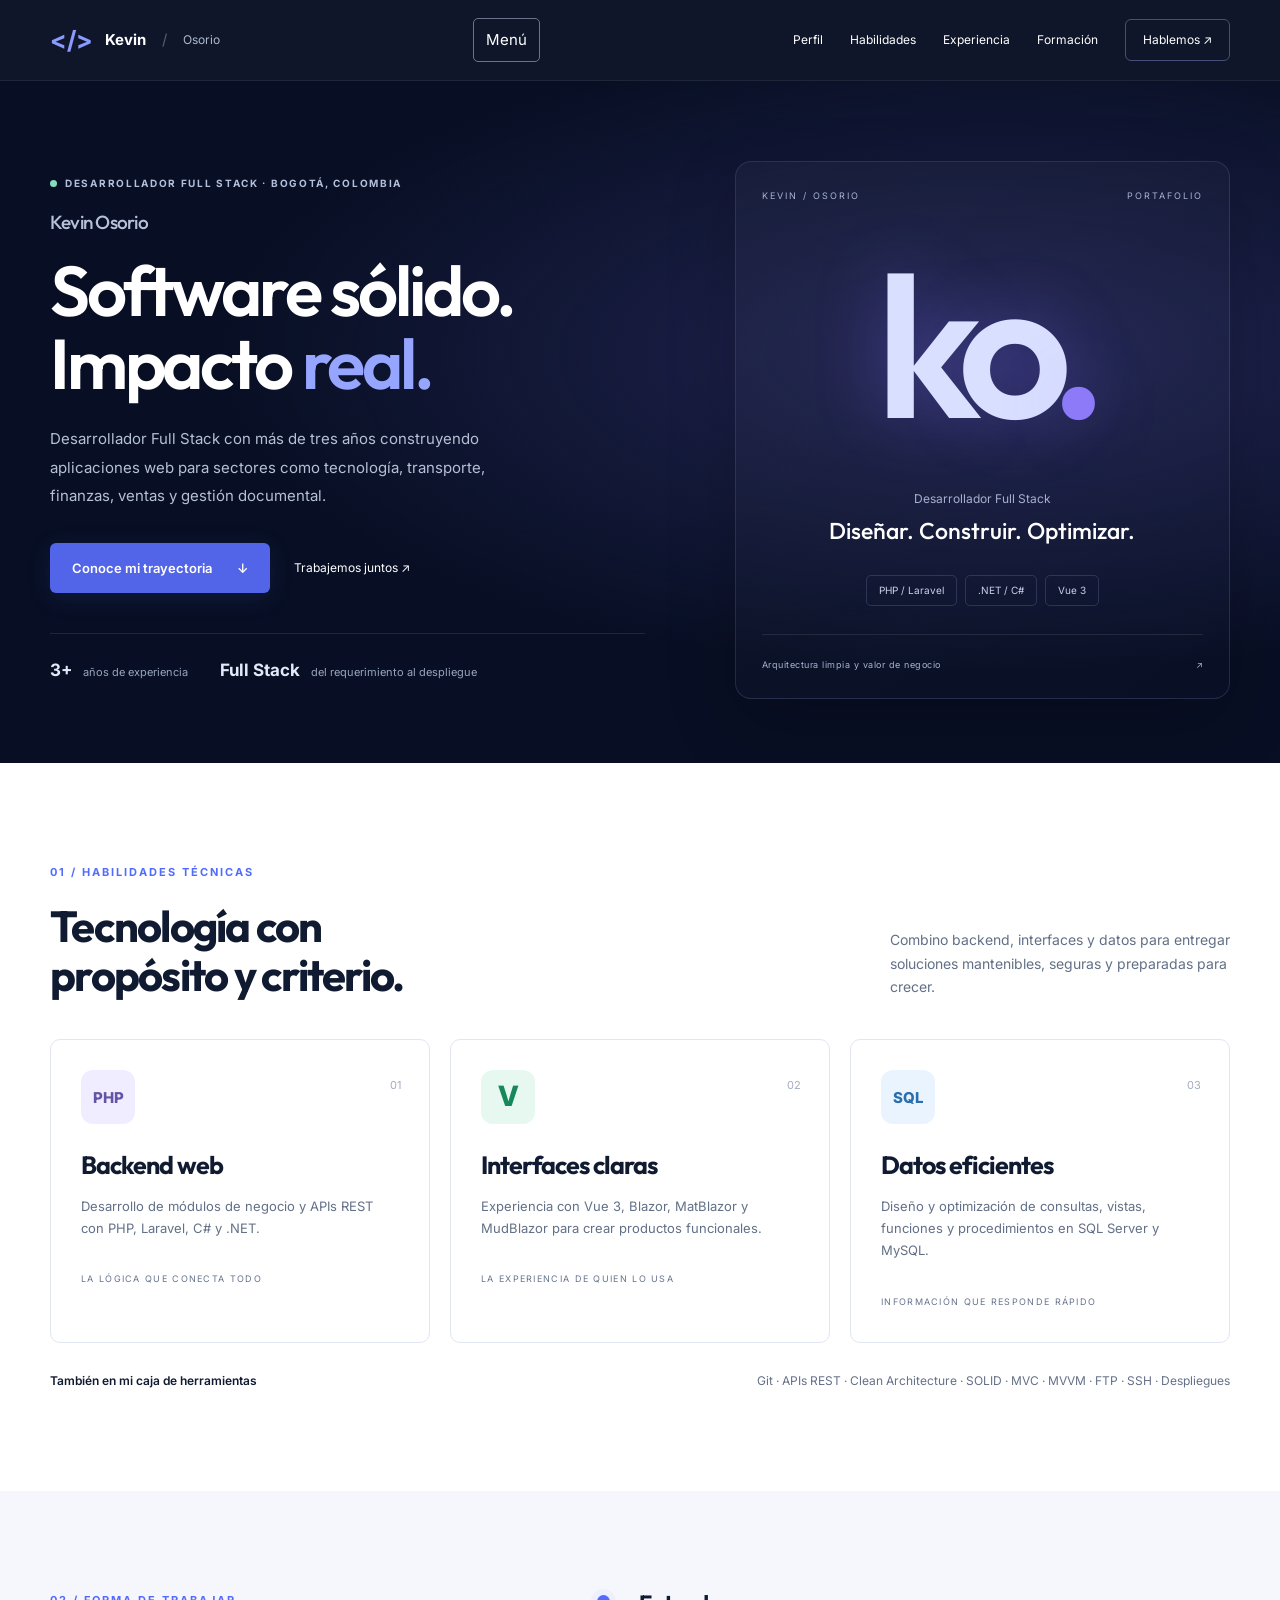
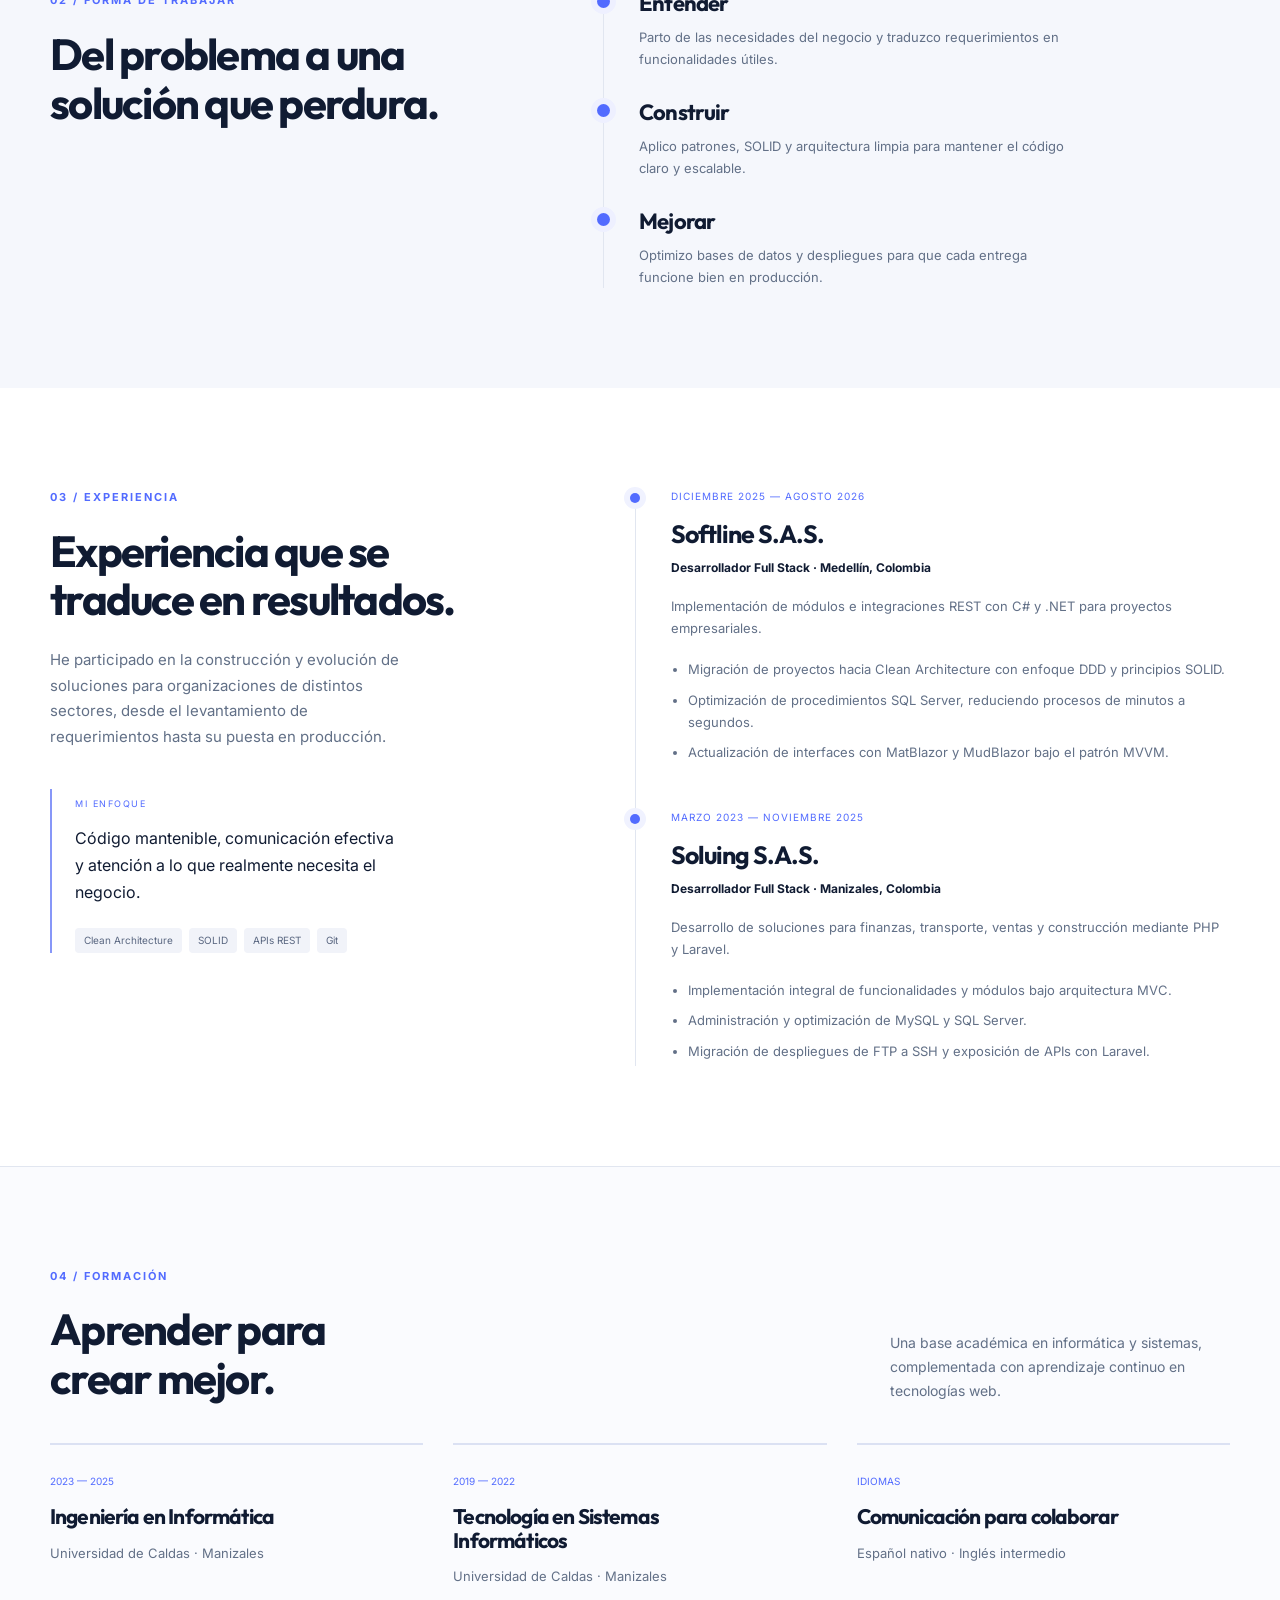
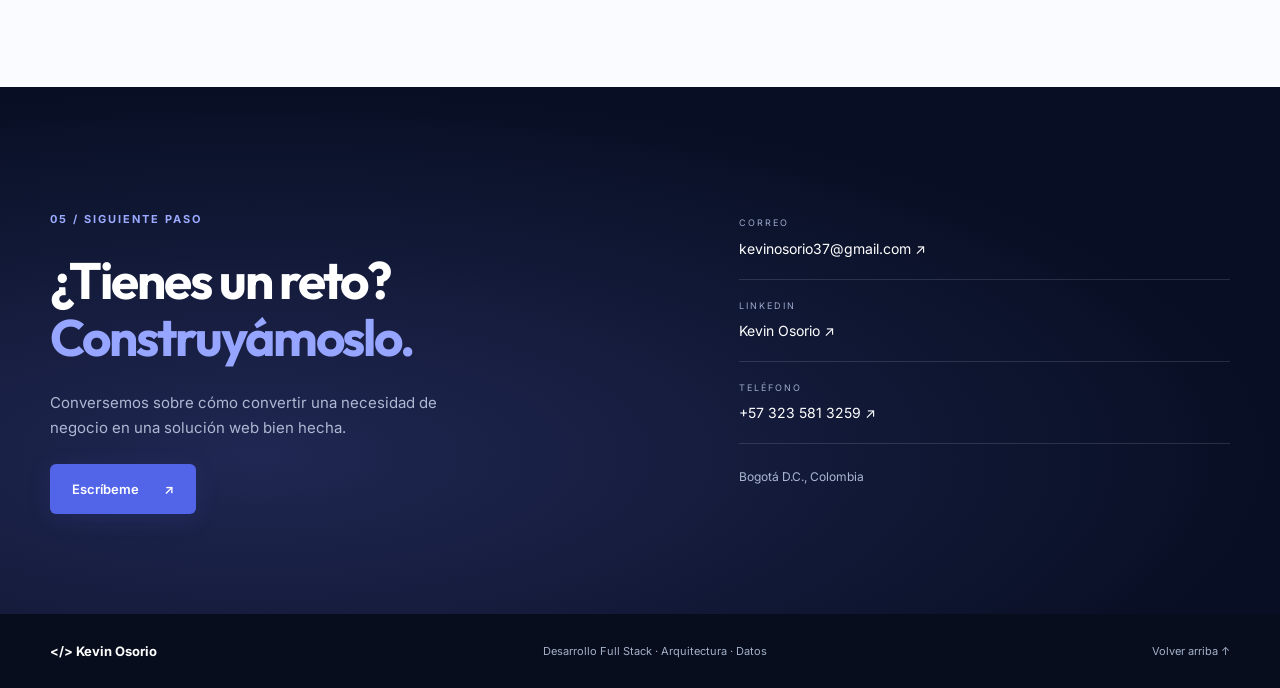
<file: kevin/index.html>
<!doctype html>
<html lang="es">
<head>
  <meta charset="utf-8">
  <meta name="viewport" content="width=device-width, initial-scale=1">
  <meta name="description" content="Portafolio profesional de Kevin Arlex Osorio Gonzalez, desarrollador Full Stack.">
  <meta name="theme-color" content="#080f24">
  <title>Kevin Osorio | Desarrollador Full Stack</title>
  <link rel="preconnect" href="https://fonts.googleapis.com">
  <link rel="preconnect" href="https://fonts.gstatic.com" crossorigin>
  <link href="https://fonts.googleapis.com/css2?family=Inter:wght@400;500;600;700;800&family=Outfit:wght@400;500;600;700;800&display=swap" rel="stylesheet">
  <link rel="stylesheet" href="../css/kevin.css">
  <script src="../js/kevin.js" defer></script>
</head>
<body>
  <a class="skip" href="#contenido">Saltar al contenido</a>
  <header>
    <div class="wrap nav">
      <a class="brand" href="#inicio"><span class="brand-mark">&lt;/&gt;</span>Kevin<span class="brand-divider">/</span><span class="brand-person">Osorio</span></a>
      <button class="menu" type="button" aria-controls="navigation" aria-expanded="false" hidden>Menú</button>
      <nav id="navigation" aria-label="Navegación principal">
        <a href="#perfil">Perfil</a><a href="#habilidades">Habilidades</a><a href="#experiencia">Experiencia</a><a href="#formacion">Formación</a><a class="nav-contact" href="#contacto">Hablemos ↗</a>
      </nav>
    </div>
  </header>
  <main id="contenido">
    <section class="hero" id="inicio">
      <div class="wrap hero-grid">
        <div id="perfil">
          <p class="overline"><span class="status-dot"></span>DESARROLLADOR FULL STACK · BOGOTÁ, COLOMBIA</p>
          <h1>Kevin Osorio<span>Software sólido.<br>Impacto <em>real.</em></span></h1>
          <p class="intro">Desarrollador Full Stack con más de tres años construyendo aplicaciones web para sectores como tecnología, transporte, finanzas, ventas y gestión documental.</p>
          <div class="actions"><a class="button primary" href="#experiencia">Conoce mi trayectoria <span>↓</span></a><a class="text-link" href="#contacto">Trabajemos juntos ↗</a></div>
          <div class="hero-meta"><span><b>3+</b> años de experiencia</span><span><b>Full Stack</b> del requerimiento al despliegue</span></div>
        </div>
        <aside class="profile-art" aria-label="Resumen profesional de Kevin Osorio">
          <div class="art-top"><span>KEVIN / OSORIO</span><span>PORTAFOLIO</span></div>
          <div class="monogram" aria-hidden="true">ko<span>.</span></div>
          <div class="art-caption"><span>Desarrollador Full Stack</span><p>Diseñar. Construir. Optimizar.</p></div>
          <div class="art-stack"><span>PHP / Laravel</span><span>.NET / C#</span><span>Vue 3</span></div>
          <div class="art-bottom"><span>Arquitectura limpia y valor de negocio</span><span>↗</span></div>
        </aside>
      </div>
    </section>

    <section class="section" id="habilidades">
      <div class="wrap">
        <div class="section-head"><div><p class="overline">01 / HABILIDADES TÉCNICAS</p><h2>Tecnología con<br>propósito y criterio.</h2></div><p>Combino backend, interfaces y datos para entregar soluciones mantenibles, seguras y preparadas para crecer.</p></div>
        <div class="stack-grid">
          <article><div class="tech-icon php">PHP</div><span class="number">01</span><h3>Backend web</h3><p>Desarrollo de módulos de negocio y APIs REST con PHP, Laravel, C# y .NET.</p><small>LA LÓGICA QUE CONECTA TODO</small></article>
          <article><div class="tech-icon vue">V</div><span class="number">02</span><h3>Interfaces claras</h3><p>Experiencia con Vue 3, Blazor, MatBlazor y MudBlazor para crear productos funcionales.</p><small>LA EXPERIENCIA DE QUIEN LO USA</small></article>
          <article><div class="tech-icon sql">SQL</div><span class="number">03</span><h3>Datos eficientes</h3><p>Diseño y optimización de consultas, vistas, funciones y procedimientos en SQL Server y MySQL.</p><small>INFORMACIÓN QUE RESPONDE RÁPIDO</small></article>
        </div>
        <div class="complement"><span>También en mi caja de herramientas</span><p>Git · APIs REST · Clean Architecture · SOLID · MVC · MVVM · FTP · SSH · Despliegues</p></div>
      </div>
    </section>

    <section class="section approach-section">
      <div class="wrap approach-grid">
        <div><p class="overline">02 / FORMA DE TRABAJAR</p><h2>Del problema a una<br>solución que perdura.</h2></div>
        <div class="principles"><article><span>01</span><h3>Entender</h3><p>Parto de las necesidades del negocio y traduzco requerimientos en funcionalidades útiles.</p></article><article><span>02</span><h3>Construir</h3><p>Aplico patrones, SOLID y arquitectura limpia para mantener el código claro y escalable.</p></article><article><span>03</span><h3>Mejorar</h3><p>Optimizo bases de datos y despliegues para que cada entrega funcione bien en producción.</p></article></div>
      </div>
    </section>

    <section class="section experience" id="experiencia">
      <div class="wrap experience-grid">
        <div><p class="overline">03 / EXPERIENCIA</p><h2>Experiencia que se<br>traduce en resultados.</h2><p class="section-intro">He participado en la construcción y evolución de soluciones para organizaciones de distintos sectores, desde el levantamiento de requerimientos hasta su puesta en producción.</p><div class="approach"><span>MI ENFOQUE</span><p>Código mantenible, comunicación efectiva y atención a lo que realmente necesita el negocio.</p><ul class="tags"><li>Clean Architecture</li><li>SOLID</li><li>APIs REST</li><li>Git</li></ul></div></div>
        <div class="timeline">
          <article><p class="date">DICIEMBRE 2025 — AGOSTO 2026</p><h3>Softline S.A.S.</h3><h4>Desarrollador Full Stack · Medellín, Colombia</h4><p>Implementación de módulos e integraciones REST con C# y .NET para proyectos empresariales.</p><ul><li>Migración de proyectos hacia Clean Architecture con enfoque DDD y principios SOLID.</li><li>Optimización de procedimientos SQL Server, reduciendo procesos de minutos a segundos.</li><li>Actualización de interfaces con MatBlazor y MudBlazor bajo el patrón MVVM.</li></ul></article>
          <article><p class="date">MARZO 2023 — NOVIEMBRE 2025</p><h3>Soluing S.A.S.</h3><h4>Desarrollador Full Stack · Manizales, Colombia</h4><p>Desarrollo de soluciones para finanzas, transporte, ventas y construcción mediante PHP y Laravel.</p><ul><li>Implementación integral de funcionalidades y módulos bajo arquitectura MVC.</li><li>Administración y optimización de MySQL y SQL Server.</li><li>Migración de despliegues de FTP a SSH y exposición de APIs con Laravel.</li></ul></article>
        </div>
      </div>
    </section>

    <section class="section education" id="formacion"><div class="wrap"><div class="section-head"><div><p class="overline">04 / FORMACIÓN</p><h2>Aprender para<br>crear mejor.</h2></div><p>Una base académica en informática y sistemas, complementada con aprendizaje continuo en tecnologías web.</p></div><div class="education-grid"><article><span>2023 — 2025</span><h3>Ingeniería en Informática</h3><p>Universidad de Caldas · Manizales</p></article><article><span>2019 — 2022</span><h3>Tecnología en Sistemas Informáticos</h3><p>Universidad de Caldas · Manizales</p></article><article><span>IDIOMAS</span><h3>Comunicación para colaborar</h3><p>Español nativo · Inglés intermedio</p></article></div></div></section>

    <section class="contact section" id="contacto"><div class="wrap contact-grid"><div><p class="overline">05 / SIGUIENTE PASO</p><h2>¿Tienes un reto?<br><em>Construyámoslo.</em></h2><p>Conversemos sobre cómo convertir una necesidad de negocio en una solución web bien hecha.</p><a class="button primary" href="mailto:kevinosorio37@gmail.com">Escríbeme <span>↗</span></a></div><div class="contact-links"><a href="mailto:kevinosorio37@gmail.com"><span>CORREO</span>kevinosorio37@gmail.com ↗</a><a href="https://www.linkedin.com/in/kevin-osorio-54a376217" target="_blank" rel="noopener noreferrer"><span>LINKEDIN</span>Kevin Osorio ↗</a><a href="tel:+573235813259"><span>TELÉFONO</span>+57 323 581 3259 ↗</a><p>Bogotá D.C., Colombia</p></div></div></section>
  </main>
  <footer><div class="wrap"><a class="brand" href="#inicio">&lt;/&gt; Kevin Osorio</a><p>Desarrollo Full Stack · Arquitectura · Datos</p><a href="#inicio">Volver arriba ↑</a></div></footer>
</body>
</html>
</file>
<file: css/style.css>
/* ===========================
   VARIABLES Y ESTILOS BASE
=========================== */
:root {
  --primary: #4c64ff;
  --primary-light: #7188ff;
  --purple: #7547ff;
  --cyan: #18d9ff;
  --green: #28d17c;
  --text: #10182d;
  --text-soft: #5e6678;
  --text-muted: #8a91a1;
  --dark: #03091b;
  --dark-soft: #08142d;
  --dark-card: #08152e;
  --line: #e7eaf2;
  --white: #ffffff;
  --surface: #f8faff;
  --shadow: 0 15px 45px rgba(22, 37, 79, 0.08);
  --shadow-dark: 0 20px 45px rgba(0, 0, 0, 0.25);
  --radius: 12px;
  --container: 1180px;
}

* {
  box-sizing: border-box;
  margin: 0;
  padding: 0;
}

html {
  scroll-behavior: smooth;
  scroll-padding-top: 85px;
}

body {
  color: var(--text);
  background: var(--surface);
  font-family: "Inter", Arial, sans-serif;
  font-size: 14px;
  line-height: 1.6;
  overflow-x: hidden;
}

a {
  color: inherit;
  text-decoration: none;
}

button,
input,
textarea {
  color: inherit;
  font: inherit;
}

button {
  cursor: pointer;
}

svg {
  display: block;
  width: 20px;
  height: 20px;
  fill: none;
  stroke: currentColor;
  stroke-linecap: round;
  stroke-linejoin: round;
  stroke-width: 1.8;
}

.svg-sprite {
  position: absolute;
  width: 0;
  height: 0;
  overflow: hidden;
}

.container {
  width: min(calc(100% - 48px), var(--container));
  margin-inline: auto;
}

.section {
  padding: 82px 0;
}

.section-heading {
  margin-bottom: 29px;
}

.eyebrow {
  margin-bottom: 7px;
  color: var(--primary);
  font-size: 10px;
  font-weight: 800;
  letter-spacing: 0.8px;
  text-transform: uppercase;
}

.eyebrow-light {
  color: #8da5ff;
}

h1,
h2,
h3,
.brand strong {
  font-family: "Outfit", Arial, sans-serif;
  letter-spacing: -0.035em;
}

h2 {
  color: var(--text);
  font-size: clamp(25px, 3vw, 34px);
  font-weight: 800;
  line-height: 1.2;
}

/* ===========================
   BOTONES
=========================== */
.button {
  display: inline-flex;
  min-height: 43px;
  align-items: center;
  justify-content: center;
  gap: 9px;
  padding: 10px 18px;
  border: 1px solid transparent;
  border-radius: 7px;
  font-size: 11px;
  font-weight: 700;
  transition: transform 0.25s ease, box-shadow 0.25s ease, background 0.25s ease;
}

.button:hover {
  transform: translateY(-2px);
}

.button svg {
  width: 16px;
  height: 16px;
}

.button-primary {
  color: var(--white);
  background: linear-gradient(105deg, #376bff 0%, #6437f6 100%);
  box-shadow: 0 9px 20px rgba(72, 77, 255, 0.3);
}

.button-primary:hover {
  box-shadow: 0 12px 26px rgba(72, 77, 255, 0.5);
}

.button-outline {
  color: var(--primary);
  border-color: var(--primary);
  background: transparent;
}

.button-outline:hover {
  color: var(--white);
  background: var(--primary);
}

.button-small {
  min-height: 36px;
  padding: 8px 14px;
  font-size: 10px;
}

/* ===========================
   ENCABEZADO
=========================== */
.header {
  position: absolute;
  z-index: 20;
  top: 0;
  left: 0;
  width: 100%;
  color: var(--white);
}

.nav {
  display: flex;
  min-height: 72px;
  align-items: center;
  justify-content: space-between;
  gap: 25px;
}

.brand {
  display: inline-flex;
  flex-shrink: 0;
  align-items: center;
  gap: 7px;
}

.brand-mark {
  display: grid;
  width: 31px;
  height: 31px;
  place-items: center;
  color: #3983ff;
}

.brand-mark svg {
  width: 31px;
  height: 31px;
  stroke-width: 2.3;
}

.brand strong {
  display: block;
  color: var(--white);
  font-size: 17px;
  font-weight: 700;
  line-height: 1;
}

.brand small {
  display: block;
  margin-top: 3px;
  color: #8f9ab0;
  font-size: 6px;
  font-weight: 700;
  letter-spacing: 0.45px;
  line-height: 1;
  text-transform: uppercase;
}

.nav-links {
  display: flex;
  align-items: center;
  gap: clamp(16px, 2vw, 30px);
  margin-left: auto;
}

.nav-links a {
  position: relative;
  padding: 9px 0;
  color: #f5f7ff;
  font-size: 10px;
  font-weight: 600;
}

.nav-links a::after {
  position: absolute;
  bottom: 1px;
  left: 0;
  width: 0;
  height: 2px;
  border-radius: 2px;
  background: var(--primary-light);
  content: "";
  transition: width 0.25s ease;
}

.nav-links a:hover::after,
.nav-links a.active::after {
  width: 100%;
}

.nav-cta {
  margin-left: 11px;
}

.menu-toggle {
  display: none;
  color: var(--white);
  border: 0;
  background: transparent;
}

/* ===========================
   HERO
=========================== */
.hero {
  position: relative;
  min-height: 550px;
  padding: 126px 0 52px;
  color: var(--white);
  background:
    radial-gradient(circle at 78% 40%, rgba(68, 46, 210, 0.18), transparent 28%),
    radial-gradient(circle at 14% 0%, rgba(18, 57, 155, 0.18), transparent 27%),
    linear-gradient(117deg, #020715 0%, #040a1f 48%, #030817 100%);
  overflow: hidden;
}

.hero::before {
  position: absolute;
  inset: 0;
  z-index: 0;
  background-image:
    linear-gradient(rgba(47, 93, 255, 0.025) 1px, transparent 1px),
    linear-gradient(90deg, rgba(47, 93, 255, 0.025) 1px, transparent 1px);
  background-size: 55px 55px;
  content: "";
}

.hero::after {
  position: absolute;
  z-index: 0;
  right: -40px;
  bottom: -110px;
  width: 420px;
  height: 420px;
  border-radius: 50%;
  background: radial-gradient(circle, rgba(58, 32, 153, 0.16), transparent 66%);
  content: "";
}

.hero-grid {
  position: relative;
  z-index: 1;
  display: grid;
  min-height: 367px;
  grid-template-columns: 0.94fr 1.06fr;
  align-items: center;
  gap: 25px;
}

.hero-content {
  max-width: 535px;
}

.hero h1 {
  max-width: 510px;
  margin-bottom: 14px;
  font-size: clamp(39px, 4.3vw, 57px);
  font-weight: 800;
  line-height: 1.08;
}

.hero h1 span {
  display: block;
  color: var(--primary-light);
}

.hero-description {
  max-width: 430px;
  margin-bottom: 26px;
  color: #e0e5f2;
  font-size: 13px;
  line-height: 1.85;
}

.hero-actions {
  display: flex;
  flex-wrap: wrap;
  gap: 14px;
  margin-bottom: 27px;
}

.button-whatsapp {
  color: var(--white);
  border-color: #21c776;
  background: rgba(0, 0, 0, 0.1);
}

.button-whatsapp:hover {
  background: #0c9d58;
  box-shadow: 0 8px 20px rgba(20, 200, 110, 0.2);
}

.whatsapp-icon {
  color: #2bdd7f;
  font-size: 18px;
  font-weight: 700;
}

.satisfaction {
  display: flex;
  align-items: center;
  gap: 11px;
}

.avatars {
  display: flex;
  padding-left: 4px;
}

.avatar {
  display: grid;
  width: 25px;
  height: 25px;
  place-items: center;
  margin-left: -5px;
  border: 2px solid #101631;
  border-radius: 50%;
  color: var(--white);
  font-size: 8px;
  font-weight: 800;
}

.avatar-1 { background: linear-gradient(135deg, #ae764f, #dfc0a3); }
.avatar-2 { background: linear-gradient(135deg, #314d88, #7e9ddd); }
.avatar-3 { background: linear-gradient(135deg, #d2834e, #633722); }
.avatar-4 { background: linear-gradient(135deg, #558b42, #a0d578); }

.satisfaction p {
  color: #d9ddec;
  font-size: 10px;
}

.satisfaction strong {
  color: var(--white);
}

/* Hero: destellos */
.stars,
.stars::before,
.stars::after {
  position: absolute;
  z-index: 0;
  width: 5px;
  height: 5px;
  border-radius: 50%;
  background: #62a9ff;
  box-shadow:
    740px 21px 9px 3px #7baaff,
    653px 177px 7px 2px #1e9cff,
    1070px 210px 10px 3px #3385ff,
    823px 333px 7px 2px #9b61ff,
    965px 375px 9px 2px #3a94ff,
    345px 165px 6px 1px #337fff,
    1040px 88px 4px 1px #a884ff;
  content: "";
}

.stars {
  top: 20px;
  left: 0;
}

.stars::before {
  top: 330px;
  left: 76px;
}

.stars::after {
  top: 135px;
  left: 270px;
}

.hero-orb {
  position: absolute;
  z-index: 0;
  border-radius: 50%;
  filter: blur(1px);
}

.orb-one {
  top: 52px;
  left: 12px;
  width: 38px;
  height: 38px;
  background: radial-gradient(circle at 35% 28%, #2765ea, #103bb6 65%, #071844);
  box-shadow: 0 0 38px rgba(34, 87, 249, 0.65);
}

.orb-two {
  right: 24px;
  bottom: 48px;
  width: 35px;
  height: 35px;
  background: radial-gradient(circle at 35% 28%, #1645d3, #091d72 70%);
  box-shadow: 0 0 28px rgba(37, 72, 230, 0.58);
}

.orb-three {
  top: 68px;
  right: 49px;
  width: 21px;
  height: 21px;
  background: radial-gradient(circle at 40% 30%, #63b2ff, #176ae6 64%);
  box-shadow: 0 0 21px rgba(93, 161, 255, 0.95);
}

/* Hero: portátil y tarjetas */
.hero-visual {
  position: relative;
  min-height: 390px;
}

.orbit {
  position: absolute;
  border: 1px solid rgba(80, 86, 255, 0.53);
  border-radius: 50%;
}

.orbit-a {
  top: 36px;
  right: 0;
  width: 470px;
  height: 188px;
  transform: rotate(-15deg);
}

.orbit-b {
  top: 77px;
  left: 12px;
  width: 434px;
  height: 165px;
  border-color: rgba(52, 73, 206, 0.56);
  transform: rotate(11deg);
}

.visual-dot {
  position: absolute;
  z-index: 2;
  width: 7px;
  height: 7px;
  border-radius: 50%;
  background: #86a6ff;
  box-shadow: 0 0 12px 4px currentColor;
}

.dot-a {
  top: 125px;
  left: 58px;
  color: #368cff;
}

.dot-b {
  top: 92px;
  right: 153px;
  color: #7b52ff;
}

.dot-c {
  right: 10px;
  bottom: 95px;
  color: #5aa9ff;
}

.tech-badge {
  position: absolute;
  z-index: 5;
  display: flex;
  align-items: center;
  gap: 8px;
  min-height: 43px;
  padding: 7px 12px 7px 8px;
  border: 1px solid rgba(121, 144, 255, 0.35);
  border-radius: 9px;
  background: rgba(5, 17, 46, 0.87);
  box-shadow: 0 8px 20px rgba(0, 0, 0, 0.28);
  backdrop-filter: blur(8px);
}

.tech-badge b {
  font-size: 11px;
}

.tech-symbol {
  display: grid;
  width: 26px;
  height: 26px;
  place-items: center;
  border-radius: 6px;
  font-size: 15px;
  font-weight: 800;
}

.vue-badge {
  top: 56px;
  left: 132px;
  border-color: rgba(30, 224, 188, 0.55);
}

.vue-badge .tech-symbol {
  color: #2bd8a2;
  background: rgba(29, 170, 133, 0.2);
}

.laravel-badge {
  top: 160px;
  left: 75px;
  border-color: rgba(255, 92, 108, 0.55);
}

.laravel-badge .tech-symbol {
  color: #ff5965;
  background: rgba(209, 39, 54, 0.18);
}

.dotnet-badge {
  top: 84px;
  right: 23px;
  color: var(--white);
  border-color: rgba(155, 91, 255, 0.72);
  background: linear-gradient(135deg, rgba(106, 47, 204, 0.95), rgba(73, 27, 171, 0.9));
}

.dotnet-badge .tech-symbol {
  color: #d3b5ff;
}

.postgres-badge {
  right: 0;
  bottom: 66px;
}

.postgres-badge .tech-symbol {
  color: #65afff;
}

.sqlserver-badge {
  bottom: 24px;
  left: 146px;
  border-color: rgba(242, 101, 87, 0.58);
}

.sqlserver-badge .tech-symbol {
  color: #ff8a78;
  background: rgba(207, 58, 47, 0.2);
  font-size: 8px;
}

.laptop {
  position: absolute;
  z-index: 3;
  top: 88px;
  right: 65px;
  width: 354px;
  transform: perspective(900px) rotateY(-6deg) rotateX(2deg) rotateZ(2deg);
}

.laptop-screen {
  position: relative;
  height: 223px;
  padding: 6px;
  border: 4px solid #3c4d7a;
  border-radius: 10px 10px 4px 4px;
  background: linear-gradient(145deg, #354671, #0a1027 85%);
  box-shadow: -16px 22px 35px rgba(0, 0, 0, 0.5), 0 0 22px rgba(88, 84, 255, 0.2);
}

.laptop-screen::after {
  position: absolute;
  top: 6%;
  right: 2%;
  width: 24%;
  height: 68%;
  background: linear-gradient(120deg, transparent, rgba(112, 157, 255, 0.17), transparent);
  content: "";
  transform: skewX(-13deg);
}

.screen-topbar {
  display: flex;
  align-items: center;
  gap: 3px;
  height: 15px;
  padding: 0 5px;
  border-radius: 3px 3px 0 0;
  background: #111d3d;
}

.screen-topbar span {
  width: 3px;
  height: 3px;
  border-radius: 50%;
  background: #a6b4d7;
}

.screen-topbar i {
  width: 5px;
  height: 5px;
  margin-left: auto;
  border: 1px solid #7180aa;
  border-radius: 50%;
}

.screen-topbar i + i {
  margin-left: 1px;
}

.screen-body {
  display: flex;
  height: calc(100% - 15px);
  overflow: hidden;
  border-radius: 0 0 3px 3px;
  background: #101a37;
}

.dashboard-sidebar {
  display: flex;
  width: 32px;
  flex-direction: column;
  align-items: center;
  gap: 13px;
  padding-top: 13px;
  border-right: 1px solid #213053;
  color: #7185b5;
  font-size: 7px;
}

.dashboard-sidebar b:first-child {
  color: #4f78ff;
}

.dashboard-content {
  width: calc(100% - 32px);
  padding: 13px 11px;
}

.dashboard-title {
  margin-bottom: 10px;
  color: #dfe7ff;
  font-size: 9px;
  font-weight: 700;
}

.metric-row {
  display: grid;
  grid-template-columns: 1.35fr 0.85fr;
  gap: 7px;
}

.metric-card,
.mini-metrics div {
  border: 1px solid #1d2a4d;
  border-radius: 4px;
  background: linear-gradient(135deg, #182544, #111d3a);
}

.metric-card {
  min-height: 94px;
  padding: 9px;
}

.metric-card small,
.mini-metrics small {
  display: block;
  color: #8290b7;
  font-size: 6px;
}

.metric-card strong {
  display: inline-block;
  margin-top: 4px;
  color: #e4ebff;
  font-size: 13px;
}

.metric-card em,
.mini-metrics em {
  margin-left: 4px;
  color: #2bcf92;
  font-size: 6px;
  font-style: normal;
}

.chart-line {
  position: relative;
  height: 33px;
  margin-top: 7px;
  overflow: hidden;
}

.chart-line::before {
  position: absolute;
  bottom: 9px;
  left: 0;
  width: 100%;
  height: 16px;
  border-top: 2px solid #247cfa;
  border-radius: 50% 25% 40% 15%;
  content: "";
  transform: skewY(-6deg) rotate(-2deg);
}

.chart-line::after {
  position: absolute;
  bottom: 1px;
  left: 0;
  width: 100%;
  height: 20px;
  border-radius: 50%;
  background: linear-gradient(180deg, rgba(46, 129, 255, 0.22), transparent);
  content: "";
}

.circle-card {
  display: grid;
  place-items: center;
  padding: 7px;
}

.circle-card small {
  justify-self: start;
}

.progress-ring {
  display: grid;
  width: 48px;
  height: 48px;
  place-items: center;
  border: 5px solid #f6b936;
  border-right-color: #263457;
  border-radius: 50%;
  color: #e9efff;
  font-size: 9px;
  font-weight: 700;
}

.mini-metrics {
  display: grid;
  grid-template-columns: repeat(3, 1fr);
  gap: 6px;
  margin-top: 7px;
}

.mini-metrics div {
  padding: 7px 5px;
}

.mini-metrics b {
  display: block;
  margin-top: 4px;
  color: #eef3ff;
  font-size: 9px;
}

.mini-metrics em {
  display: block;
  margin: 1px 0 0;
}

.laptop-base {
  position: relative;
  left: -22px;
  width: calc(100% + 44px);
  height: 25px;
  border: 1px solid #27365e;
  border-radius: 4px 4px 40% 40%;
  background: linear-gradient(160deg, #344a80, #0a1023 66%);
  box-shadow: 0 12px 12px rgba(0, 0, 0, 0.45);
}

.laptop-base::after {
  position: absolute;
  top: 2px;
  left: 40%;
  width: 20%;
  height: 5px;
  border-radius: 0 0 5px 5px;
  background: #7481a3;
  content: "";
}

/* ===========================
   EMPRESAS
=========================== */
.trusted {
  padding: 20px 0 24px;
  border-bottom: 1px solid #edf0f5;
  background: var(--white);
  text-align: center;
}

.trusted p {
  margin-bottom: 17px;
  color: #687087;
  font-size: 9px;
  font-weight: 800;
  letter-spacing: 1.25px;
  text-transform: uppercase;
}

.trusted-logos {
  display: flex;
  align-items: center;
  justify-content: space-between;
  gap: 22px;
  color: #858a96;
  filter: grayscale(1);
}

.trusted-logos > span {
  white-space: nowrap;
  font-size: 14px;
  font-weight: 600;
}

.trusted-logos span span {
  color: #a0a4ae;
  font-weight: 400;
}

/* ===========================
   SERVICIOS
=========================== */
.services-section {
  padding-bottom: 54px;
  background: var(--white);
}

.services-layout {
  display: grid;
  grid-template-columns: minmax(0, 1fr) 304px;
  align-items: start;
  gap: 48px;
}

.services-grid {
  display: grid;
  grid-template-columns: repeat(3, 1fr);
  gap: 12px;
}

.service-card {
  min-height: 192px;
  padding: 16px;
  border: 1px solid #e1e6f0;
  border-radius: 9px;
  background: #fff;
  box-shadow: 0 5px 16px rgba(15, 32, 73, 0.025);
  transition: transform 0.25s ease, box-shadow 0.25s ease, border-color 0.25s ease;
}

.service-card:hover {
  border-color: #b9c9ff;
  box-shadow: 0 14px 27px rgba(35, 67, 145, 0.1);
  transform: translateY(-5px);
}

.service-icon {
  display: grid;
  width: 34px;
  height: 34px;
  place-items: center;
  margin-bottom: 14px;
  border-radius: 7px;
  color: var(--white);
  box-shadow: 0 6px 13px rgba(46, 95, 235, 0.22);
}

.service-icon svg {
  width: 18px;
  height: 18px;
}

.icon-blue { background: linear-gradient(135deg, #3285ff, #2455c8); }
.icon-purple { background: linear-gradient(135deg, #8164ff, #4630ca); }
.icon-green { background: linear-gradient(135deg, #42d687, #1da75f); }
.icon-yellow { background: linear-gradient(135deg, #ffd24d, #e8a20d); }
.icon-orange { background: linear-gradient(135deg, #ff9a51, #e75222); }

.service-card h3 {
  margin-bottom: 7px;
  font-size: 15px;
  font-weight: 800;
  line-height: 1.2;
}

.service-card p {
  color: var(--text-soft);
  font-size: 10px;
  line-height: 1.55;
}

/* Tarjeta de tecnologías */
.technology-card {
  padding: 21px 19px 12px;
  border: 1px solid #1c315c;
  border-radius: 13px;
  color: var(--white);
  background:
    radial-gradient(circle at 80% 10%, rgba(45, 85, 194, 0.2), transparent 29%),
    linear-gradient(145deg, #071730, #030c20);
  box-shadow: var(--shadow-dark);
}

.technology-card-title {
  display: flex;
  align-items: center;
  gap: 8px;
  padding-bottom: 12px;
  border-bottom: 1px solid rgba(156, 177, 230, 0.16);
  color: #f3f6ff;
  font-size: 10px;
  font-weight: 800;
  letter-spacing: 1px;
  text-transform: uppercase;
}

.technology-card-title svg {
  width: 18px;
  height: 18px;
  color: #4086ff;
}

.technology-group {
  padding: 13px 0;
  border-bottom: 1px solid rgba(156, 177, 230, 0.13);
}

.technology-group > p {
  margin-bottom: 9px;
  color: #cbd5ed;
  font-size: 8px;
  font-weight: 800;
  letter-spacing: 0.6px;
  text-transform: uppercase;
}

.tech-list {
  display: grid;
  gap: 8px;
}

.tech-list-two { grid-template-columns: repeat(2, 1fr); }
.tech-list-three { grid-template-columns: repeat(3, 1fr); }
.tech-list-four { grid-template-columns: repeat(3, 1fr); }

.tech-item {
  display: flex;
  align-items: center;
  gap: 5px;
  color: #e4eaff;
  font-size: 8px;
  font-weight: 600;
  white-space: nowrap;
}

.tech-item b {
  display: grid;
  width: 17px;
  height: 17px;
  place-items: center;
  border-radius: 4px;
  font-family: "Inter", sans-serif;
  font-size: 7px;
  font-weight: 800;
}

.logo-vue { color: #0c7b62; background: #44caa0; font-size: 12px !important; }
.logo-angular { color: #fff; background: linear-gradient(135deg, #f5424a, #b71635); }
.logo-dotnet { width: 24px !important; color: #fff; background: #6537b8; font-size: 5px !important; }
.logo-laravel { color: #ff5353; background: #241226; font-size: 15px !important; }
.logo-postgres { color: #6db6ff; background: #192c51; }
.logo-mysql { color: #4caeea; background: #192c51; font-size: 14px !important; }
.logo-sql { color: #f25a55; background: #2b2031; }
.logo-html { color: #fff; background: #e44d26; }
.logo-css { color: #fff; background: #2062b7; }
.logo-js { color: #202000; background: #f0d72e; font-size: 5px !important; }
.logo-php { width: 24px !important; color: #fff; background: #6d6bb2; }
.logo-csharp { color: #fff; background: #7a4eae; }
.logo-typescript { color: #fff; background: #3178c6; font-size: 6px !important; }
.logo-python { color: #fff; background: linear-gradient(135deg, #3a74a8 48%, #ffd343 52%); font-size: 6px !important; }

.technology-button {
  display: flex;
  width: 100%;
  min-height: 31px;
  margin-top: 13px;
  padding: 6px 10px;
  font-size: 9px;
}

/* ===========================
   PORTAFOLIO
=========================== */
.portfolio-section {
  padding-top: 29px;
  padding-bottom: 51px;
  background: var(--white);
}

.portfolio-grid {
  display: grid;
  grid-template-columns: repeat(4, 1fr);
  gap: 15px;
}

.project-card {
  overflow: hidden;
  border: 1px solid #dfe5ef;
  border-radius: 8px;
  background: #fff;
  box-shadow: 0 5px 13px rgba(16, 39, 84, 0.025);
  transition: transform 0.25s ease, box-shadow 0.25s ease;
}

.project-card:hover {
  box-shadow: 0 14px 29px rgba(16, 39, 84, 0.13);
  transform: translateY(-5px);
}

.project-preview {
  position: relative;
  height: 116px;
  overflow: hidden;
}

.preview-erp {
  display: flex;
  gap: 10px;
  padding: 17px 11px;
  background: linear-gradient(145deg, #09233e, #041121);
}

.mock-sidebar {
  width: 20px;
  border-radius: 2px;
  background: repeating-linear-gradient(#1e4c6e 0 5px, transparent 5px 10px);
}

.mock-columns {
  display: grid;
  width: calc(100% - 30px);
  grid-template-columns: repeat(3, 1fr);
  gap: 6px;
}

.mock-columns i {
  position: relative;
  border: 1px solid #1a4564;
  border-radius: 3px;
  background: #0c2947;
}

.mock-columns i::after {
  position: absolute;
  top: 15px;
  right: 5px;
  left: 5px;
  height: 21px;
  border-radius: 2px;
  background: linear-gradient(135deg, #1383bd, #2864b9);
  box-shadow: 0 29px 0 #113451, 0 36px 0 #113451;
  content: "";
}

.preview-shop {
  padding: 14px;
  background: #f7f8fa;
}

.shop-top {
  height: 13px;
  margin-bottom: 13px;
  border: 1px solid #d6dbe3;
  border-radius: 2px;
  background: #fff;
}

.shop-items {
  display: grid;
  grid-template-columns: repeat(4, 1fr);
  gap: 8px;
}

.shop-items i {
  display: block;
  height: 66px;
  border-radius: 2px;
  background:
    linear-gradient(145deg, transparent 51%, #cacfd9 52% 54%, transparent 55%),
    linear-gradient(145deg, #eee 0 45%, #e2e6ed 46%);
  box-shadow: inset 0 -12px 0 #fff;
}

.preview-analytics {
  display: flex;
  align-items: end;
  justify-content: space-between;
  padding: 20px 18px 15px;
  background: linear-gradient(145deg, #071d31, #071323);
}

.analytics-bars {
  display: flex;
  height: 70px;
  align-items: end;
  gap: 9px;
}

.analytics-bars i {
  width: 17px;
  border-radius: 3px 3px 0 0;
  background: linear-gradient(#0fd2eb, #146eb4);
}

.analytics-bars i:nth-child(1) { height: 30px; }
.analytics-bars i:nth-child(2) { height: 52px; }
.analytics-bars i:nth-child(3) { height: 40px; }
.analytics-bars i:nth-child(4) { height: 64px; }

.analytics-circle {
  width: 50px;
  height: 50px;
  border: 11px solid #1eaad4;
  border-top-color: #91f3e2;
  border-right-color: #1c4e77;
  border-radius: 50%;
}

.preview-portal {
  padding: 17px 25px 0;
  background: linear-gradient(145deg, #1c2a67, #091540);
}

.portal-window {
  display: flex;
  height: 34px;
  align-items: center;
  justify-content: center;
  gap: 3px;
  border-radius: 3px 3px 0 0;
  background: #eff4ff;
}

.portal-window i {
  width: 22px;
  height: 19px;
  border-radius: 2px;
  background: #59a9d6;
}

.portal-phones {
  display: flex;
  justify-content: center;
  gap: 10px;
}

.portal-phones b {
  display: block;
  width: 23px;
  height: 63px;
  margin-top: 5px;
  border: 2px solid #192655;
  border-radius: 4px 4px 0 0;
  background: linear-gradient(#46e2ca, #3e63ac);
}

.portal-phones b + b {
  background: linear-gradient(#f5d563, #953eb2);
}

.project-content {
  padding: 13px 13px 12px;
}

.project-content small {
  color: var(--primary);
  font-size: 8px;
  font-weight: 800;
  letter-spacing: 0.55px;
  text-transform: uppercase;
}

.project-content h3 {
  margin: 3px 0 6px;
  font-size: 12px;
  font-weight: 800;
  line-height: 1.2;
}

.project-content p {
  min-height: 31px;
  color: var(--text-soft);
  font-size: 9px;
  line-height: 1.5;
}

.project-content a {
  display: inline-flex;
  align-items: center;
  gap: 3px;
  margin-top: 7px;
  color: var(--primary);
  font-size: 9px;
  font-weight: 800;
}

.project-content a svg {
  width: 12px;
  height: 12px;
  transition: transform 0.2s ease;
}

.project-content a:hover svg {
  transform: translateX(3px);
}

.center-button {
  margin-top: 17px;
  text-align: center;
}

.center-button .button {
  min-height: 35px;
  font-size: 9px;
}

/* ===========================
   PROCESO Y NÚMEROS
=========================== */
.process-section {
  padding-top: 26px;
  background: var(--white);
}

.process-layout {
  display: grid;
  grid-template-columns: minmax(0, 1fr) 383px;
  align-items: end;
  gap: 34px;
}

.process-steps {
  display: grid;
  grid-template-columns: repeat(5, 1fr);
  gap: 5px;
  position: relative;
}

.process-steps::before {
  position: absolute;
  z-index: 0;
  top: 22px;
  right: 9%;
  left: 9%;
  height: 1px;
  background: #d9e0ef;
  content: "";
}

.process-step {
  position: relative;
  z-index: 1;
  text-align: center;
}

.step-icon {
  display: grid;
  width: 43px;
  height: 43px;
  place-items: center;
  margin: 0 auto 10px;
  border: 1px solid #e0e7f3;
  border-radius: 50%;
  color: #4c6cff;
  background: #fff;
  box-shadow: 0 6px 13px rgba(37, 70, 140, 0.09);
  font-size: 17px;
}

.process-step > span {
  display: block;
  margin-bottom: 7px;
  color: var(--primary);
  font-size: 9px;
  font-weight: 800;
}

.process-step h3 {
  margin-bottom: 4px;
  font-size: 10px;
  font-weight: 800;
}

.process-step p {
  max-width: 102px;
  margin: auto;
  color: var(--text-soft);
  font-size: 8px;
  line-height: 1.45;
}

.numbers-card {
  padding: 19px 18px;
  border: 1px solid #17305e;
  border-radius: 11px;
  color: #fff;
  background:
    radial-gradient(circle at 80% 20%, rgba(83, 86, 255, 0.17), transparent 35%),
    linear-gradient(145deg, #071731, #030d21);
  box-shadow: var(--shadow-dark);
}

.numbers-title {
  padding-bottom: 12px;
  border-bottom: 1px solid rgba(170, 192, 244, 0.16);
  color: #e8efff;
  font-size: 9px;
  font-weight: 800;
  letter-spacing: 0.45px;
  text-transform: uppercase;
}

.numbers-grid {
  display: grid;
  grid-template-columns: repeat(2, 1fr);
}

.numbers-grid > div {
  display: grid;
  min-height: 82px;
  grid-template-columns: 24px 1fr;
  grid-template-rows: 29px 26px;
  column-gap: 8px;
  align-items: center;
  padding: 14px 5px 6px 0;
  border-bottom: 1px solid rgba(170, 192, 244, 0.13);
}

.numbers-grid > div:nth-child(odd) {
  border-right: 1px solid rgba(170, 192, 244, 0.13);
}

.numbers-grid > div:nth-child(even) {
  padding-left: 18px;
}

.numbers-grid > div:nth-last-child(-n + 2) {
  border-bottom: 0;
}

.numbers-grid svg {
  width: 16px;
  height: 16px;
  grid-row: span 2;
  color: #327fff;
}

.numbers-grid strong {
  color: #5482ff;
  font-family: "Outfit", sans-serif;
  font-size: 25px;
  line-height: 1;
}

.numbers-grid > div:nth-child(even) strong {
  color: #9369ff;
}

.numbers-grid span {
  color: #dbe4fa;
  font-size: 8px;
  line-height: 1.35;
}

/* ===========================
   TESTIMONIOS
=========================== */
.testimonials-section {
  padding-top: 37px;
  padding-bottom: 20px;
  background: var(--white);
}

.testimonials-grid {
  display: grid;
  grid-template-columns: repeat(3, 1fr);
  gap: 18px;
}

.testimonial-card {
  position: relative;
  min-height: 135px;
  padding: 17px 18px 15px 48px;
  border: 1px solid #e4e8f0;
  border-radius: 9px;
  background: #fff;
  box-shadow: 0 6px 17px rgba(19, 40, 82, 0.04);
}

.quote {
  position: absolute;
  top: 10px;
  left: 18px;
  color: #87a9ff;
  font-family: Georgia, serif;
  font-size: 43px;
  font-weight: 700;
  line-height: 1;
}

.testimonial-card > p {
  min-height: 54px;
  color: #4d5668;
  font-size: 10px;
  line-height: 1.57;
}

.testimonial-footer {
  display: flex;
  align-items: end;
  justify-content: space-between;
  gap: 8px;
  margin-top: 7px;
}

.testimonial-footer strong,
.testimonial-footer small {
  display: block;
}

.testimonial-footer strong {
  font-size: 9px;
}

.testimonial-footer small {
  margin-top: 1px;
  color: var(--text-muted);
  font-size: 8px;
}

.stars-rating {
  color: #f3b617;
  font-size: 11px;
  letter-spacing: 1px;
}

/* ===========================
   CONTACTO
=========================== */
.contact-section {
  padding: 68px 0 0;
  color: var(--white);
  background:
    radial-gradient(circle at 18% 12%, rgba(63, 104, 255, 0.24), transparent 31%),
    radial-gradient(circle at 82% 82%, rgba(91, 54, 240, 0.2), transparent 28%),
    linear-gradient(135deg, #0a1d46 0%, #06142f 55%, #030b1a 100%);
}

.contact-box {
  display: grid;
  grid-template-columns: 0.82fr 1.18fr;
  min-height: 310px;
  color: #fff;
}

.contact-info {
  position: relative;
  padding: 29px 31px;
}

.contact-info h2 {
  max-width: 290px;
  margin-bottom: 6px;
  color: #fff;
  font-size: 23px;
}

.contact-info > p:not(.eyebrow) {
  color: #d7e0f4;
  font-size: 10px;
}

.contact-list {
  display: grid;
  gap: 8px;
  margin-top: 18px;
  list-style: none;
}

.contact-list li {
  display: flex;
  align-items: center;
  gap: 9px;
}

.contact-list > li > span {
  display: grid;
  width: 23px;
  height: 23px;
  flex: 0 0 23px;
  place-items: center;
  border-radius: 50%;
  color: #76a1ff;
  background: rgba(55, 105, 255, 0.22);
}

.contact-list svg {
  width: 12px;
  height: 12px;
}

.contact-list .contact-whatsapp {
  color: #4ee498;
  font-size: 16px;
  font-weight: 700;
}

.contact-list b,
.contact-list a,
.contact-list p {
  display: block;
  line-height: 1.3;
}

.contact-list b {
  color: #fcfdff;
  font-size: 8px;
}

.contact-list a,
.contact-list p {
  color: #d9e2f7;
  font-size: 9px;
}

.contact-decoration {
  position: absolute;
  right: 18px;
  bottom: 9px;
  width: 135px;
  height: 85px;
  opacity: 0.75;
}

.decoration-screen {
  position: absolute;
  right: 5px;
  bottom: 1px;
  display: grid;
  width: 77px;
  height: 47px;
  place-items: center;
  border: 1px solid #2c70ff;
  border-radius: 4px;
  color: #54d2ff;
  background: linear-gradient(130deg, rgba(27, 87, 186, 0.7), rgba(5, 14, 37, 0.2));
  box-shadow: 0 0 20px rgba(50, 109, 255, 0.35);
  font-size: 20px;
}

.decoration-code {
  position: absolute;
  right: 69px;
  bottom: 17px;
  color: #8e7dff;
  font-size: 19px;
  font-weight: 800;
  text-shadow: 0 0 12px #775cff;
}

.contact-form {
  display: grid;
  align-content: center;
  gap: 10px;
  padding: 31px 0 30px 48px;
  border-left: 1px solid rgba(166, 190, 255, 0.22);
}

.contact-form label {
  display: grid;
  gap: 5px;
  color: #e8efff;
  font-size: 8px;
  font-weight: 600;
}

.contact-form label span {
  color: #9aa9c7;
  font-weight: 400;
}

.form-row {
  display: grid;
  grid-template-columns: repeat(2, 1fr);
  gap: 12px;
}

.contact-form input,
.contact-form textarea {
  width: 100%;
  border: 1px solid #253a62;
  border-radius: 5px;
  outline: 0;
  color: #e9efff;
  background: rgba(13, 34, 77, 0.58);
  font-size: 9px;
  transition: border-color 0.2s ease, box-shadow 0.2s ease;
}

.contact-form input {
  height: 31px;
  padding: 0 10px;
}

.contact-form textarea {
  min-height: 51px;
  padding: 9px 10px;
  resize: vertical;
}

.contact-form input::placeholder,
.contact-form textarea::placeholder {
  color: #7e8ba8;
}

.contact-form input:focus,
.contact-form textarea:focus {
  border-color: #557cff;
  box-shadow: 0 0 0 3px rgba(74, 104, 255, 0.13);
}

.form-submit {
  width: 100%;
  min-height: 32px;
  padding: 7px;
  font-size: 9px;
}

.form-message {
  min-height: 13px;
  color: #8ce7bc;
  font-size: 9px;
  text-align: center;
}

/* ===========================
   FOOTER
=========================== */
.footer {
  padding: 0;
  color: #c2cbe1;
  background: #030b1a;
}

.footer > .container:first-child {
  background: transparent;
}

.footer-grid {
  display: grid;
  grid-template-columns: 2.2fr repeat(3, 1fr) 0.9fr;
  gap: 30px;
  padding: 32px 0 26px;
}

.footer-brand {
  margin-bottom: 11px;
}

.footer p {
  color: #aab5cc;
  font-size: 8px;
  line-height: 1.5;
}

.footer h3 {
  margin-bottom: 8px;
  color: #ecf2ff;
  font-size: 8px;
  font-weight: 700;
}

.footer-grid > div:not(:first-child) > a {
  display: block;
  margin: 2px 0;
  color: #aab5cc;
  font-size: 8px;
  transition: color 0.2s ease;
}

.footer-grid > div:not(:first-child) > a:hover {
  color: #82a2ff;
}

.social-links {
  display: flex;
  gap: 7px;
}

.social-links a {
  display: grid;
  width: 20px;
  height: 20px;
  place-items: center;
  border: 1px solid #344363;
  border-radius: 50%;
  color: #dfe7f7;
  font-size: 8px;
  font-weight: 800;
  transition: border-color 0.2s ease, color 0.2s ease;
}

.social-links a:hover {
  border-color: #6281ff;
  color: #83a0ff;
}

.copyright {
  padding: 12px 0 14px;
  border-top: 1px solid rgba(143, 166, 221, 0.14);
  text-align: center;
}

.copyright p {
  color: #8693b0;
  font-size: 7px;
}

/* WhatsApp fijo */
.floating-whatsapp {
  position: fixed;
  z-index: 30;
  right: 20px;
  bottom: 18px;
  display: grid;
  width: 43px;
  height: 43px;
  place-items: center;
  border: 3px solid #fff;
  border-radius: 50%;
  color: #fff;
  background: #20c765;
  box-shadow: 0 5px 17px rgba(23, 172, 84, 0.4);
  font-size: 28px;
  font-weight: 700;
  transition: transform 0.25s ease;
}

.floating-whatsapp:hover {
  transform: scale(1.1);
}

/* Equipo: acceso al portafolio personal */
.team-intro { display: grid; grid-template-columns: repeat(2, minmax(0, 1fr)); align-items: stretch; gap: 28px; margin-bottom: 56px; }
.team-heading { grid-column: 1 / -1; }
.team-profile-kevin { background: radial-gradient(ellipse at 10% 20%, #164659, transparent 65%), #09142c; }
.team-profile-kevin .team-monogram > span { color: #74d7da; }
.team-profile-kevin .team-profile-link { margin-top: 24px; }
.team-heading h2 { margin-bottom: 16px; }
.team-heading > p:last-child { max-width: 380px; color: var(--text-soft); font-size: 13px; line-height: 1.8; }
.team-profile-card { display: flex; align-items: center; gap: 28px; padding: 30px; border: 1px solid #344575; border-radius: 16px; color: #fff; background: radial-gradient(ellipse at 10% 20%, #303367, transparent 65%), #09142c; box-shadow: 0 12px 30px #13234712; transition: transform .25s ease, box-shadow .25s ease, border-color .25s ease; }
.team-profile-card:hover { transform: translateY(-4px); border-color: #8291ee; box-shadow: 0 18px 38px #13234725; }
.team-profile-card:focus-visible { outline: 3px solid var(--primary); outline-offset: 5px; }
.team-monogram { flex: 0 0 100px; text-align: center; color: #dce2ff; font: 600 90px/1 "Outfit", Arial, sans-serif; letter-spacing: -9px; }
.team-monogram > span { color: #9a87ff; }
.team-profile-copy { min-width: 0; }
.team-profile-role { font-size: 9px; color: #adbcf5; letter-spacing: 1.2px; text-transform: uppercase; }
.team-profile-copy h3 { margin: 6px 0 10px; font-size: 27px; }
.team-profile-copy > p { color: #bdc9df; font-size: 12px; line-height: 1.7; }
.team-profile-stack { display: flex; flex-wrap: wrap; gap: 7px; list-style: none; margin: 16px 0 20px; }
.team-profile-stack li { padding: 4px 9px; border: 1px solid #ffffff25; border-radius: 5px; font-size: 10px; color: #d6def5; }
.team-profile-link { display: inline-flex; align-items: center; gap: 10px; color: #bdc7ff; font-size: 12px; font-weight: 600; }
.team-profile-link svg { width: 16px; height: 16px; transition: transform .25s ease; }
.team-profile-card:hover .team-profile-link svg { transform: translateX(4px); }
@media (max-width: 900px) { .team-intro { grid-template-columns: 1fr; gap: 25px; } .team-heading > p:last-child { max-width: 580px; } }
@media (max-width: 480px) { .team-profile-card { align-items: flex-start; gap: 18px; padding: 24px 20px; } .team-monogram { flex-basis: 55px; font-size: 60px; letter-spacing: -6px; } .team-profile-copy h3 { font-size: 24px; } .team-profile-link { font-size: 11px; } }
@media (prefers-reduced-motion: reduce) { .team-profile-card, .team-profile-link svg { transition: none; } .team-profile-card:hover, .team-profile-card:hover .team-profile-link svg { transform: none; } }
</file>
<file: css/responsive.css>
/* ===========================
   TABLET GRANDE
=========================== */
@media (max-width: 1080px) {
  .hero-grid {
    grid-template-columns: 0.9fr 1.1fr;
  }

  .laptop {
    right: 35px;
    transform: scale(0.9) perspective(900px) rotateY(-6deg) rotateX(2deg) rotateZ(2deg);
    transform-origin: center;
  }

  .tech-badge {
    transform: scale(0.9);
  }

  .vue-badge { left: 94px; }
  .laravel-badge { left: 46px; }
  .dotnet-badge { right: -3px; }
  .postgres-badge { right: -12px; }
  .sqlserver-badge { left: 105px; }

  .services-layout {
    gap: 28px;
    grid-template-columns: minmax(0, 1fr) 285px;
  }

  .service-card {
    padding: 14px;
  }

  .tech-item {
    font-size: 7px;
  }

  .process-layout {
    grid-template-columns: minmax(0, 1fr) 350px;
    gap: 22px;
  }

  .trusted-logos {
    gap: 14px;
  }

  .trusted-logos > span {
    font-size: 12px;
  }
}

/* ===========================
   TABLET
=========================== */
@media (max-width: 900px) {
  .container {
    width: min(calc(100% - 38px), var(--container));
  }

  .nav {
    min-height: 65px;
  }

  .nav-links {
    gap: 16px;
  }

  .nav-cta {
    display: none;
  }

  .hero {
    min-height: auto;
    padding: 110px 0 50px;
  }

  .hero-grid {
    grid-template-columns: 1fr;
  }

  .hero-content {
    max-width: 620px;
    margin: 0 auto;
    text-align: center;
  }

  .hero h1 {
    max-width: 620px;
  }

  .hero-description {
    margin-right: auto;
    margin-left: auto;
  }

  .hero-actions,
  .satisfaction {
    justify-content: center;
  }

  .hero-visual {
    width: min(100%, 600px);
    min-height: 340px;
    margin: 12px auto 0;
  }

  .laptop {
    top: 71px;
    right: 50%;
    transform: translateX(50%) scale(0.9) perspective(900px) rotateY(-6deg) rotateX(2deg) rotateZ(2deg);
  }

  .orbit-a {
    right: 50%;
    transform: translateX(50%) rotate(-15deg);
  }

  .orbit-b {
    left: 50%;
    transform: translateX(-50%) rotate(11deg);
  }

  .vue-badge { left: 12%; }
  .laravel-badge { left: 4%; }
  .dotnet-badge { right: 7%; }
  .postgres-badge { right: 3%; }
  .sqlserver-badge { left: 18%; }

  .services-layout {
    grid-template-columns: 1fr;
  }

  .technology-card {
    max-width: 650px;
    margin: 0 auto;
  }

  .technology-card .technology-group {
    display: grid;
    grid-template-columns: 130px 1fr;
    align-items: center;
  }

  .technology-group > p {
    margin: 0;
  }

  .technology-button {
    max-width: 285px;
    margin-right: auto;
    margin-left: auto;
  }

  .portfolio-grid {
    grid-template-columns: repeat(2, 1fr);
  }

  .project-preview {
    height: 150px;
  }

  .process-layout {
    grid-template-columns: 1fr;
  }

  .numbers-card {
    max-width: 540px;
    margin: 4px auto 0;
  }

  .contact-box {
    grid-template-columns: 0.9fr 1.1fr;
  }

  .contact-info {
    padding: 28px 22px;
  }

  .contact-form {
    padding: 27px 22px 18px 28px;
  }

  .footer-grid {
    grid-template-columns: 1.7fr repeat(3, 1fr);
  }

  .footer-grid > div:last-child {
    grid-column: 2 / 5;
  }
}

/* ===========================
   TABLET PEQUEÑA
=========================== */
@media (max-width: 680px) {
  .section {
    padding: 60px 0;
  }

  .header {
    background: linear-gradient(180deg, rgba(2, 7, 20, 0.94), rgba(2, 7, 20, 0));
  }

  .nav {
    position: relative;
  }

  .menu-toggle {
    display: grid;
    width: 38px;
    height: 38px;
    place-items: center;
    border: 1px solid rgba(147, 165, 237, 0.32);
    border-radius: 6px;
  }

  .menu-toggle svg {
    width: 21px;
    height: 21px;
  }

  .nav-links {
    position: absolute;
    top: 61px;
    right: 0;
    left: 0;
    display: grid;
    max-height: 0;
    gap: 0;
    padding: 0 18px;
    border: 1px solid transparent;
    border-radius: 9px;
    background: rgba(5, 14, 36, 0.98);
    box-shadow: 0 15px 27px rgba(0, 0, 0, 0.24);
    opacity: 0;
    overflow: hidden;
    pointer-events: none;
    transition: max-height 0.3s ease, padding 0.3s ease, opacity 0.3s ease;
  }

  .nav-links.open {
    max-height: 350px;
    padding: 9px 18px;
    border-color: rgba(109, 133, 212, 0.23);
    opacity: 1;
    pointer-events: auto;
  }

  .nav-links a {
    padding: 11px 2px;
    border-bottom: 1px solid rgba(133, 151, 208, 0.12);
  }

  .nav-links a:last-child {
    border-bottom: 0;
  }

  .nav-links a::after {
    bottom: 5px;
  }

  .hero {
    padding-top: 103px;
  }

  .hero h1 {
    font-size: clamp(35px, 9vw, 47px);
  }

  .hero-visual {
    min-height: 300px;
    transform: scale(0.91);
    transform-origin: top center;
    margin-bottom: -29px;
  }

  .services-grid {
    grid-template-columns: repeat(2, 1fr);
  }

  .trusted-logos {
    display: grid;
    grid-template-columns: repeat(3, 1fr);
  }

  .trusted-logos > span {
    font-size: 11px;
  }

  .process-steps {
    grid-template-columns: repeat(3, 1fr);
    row-gap: 26px;
  }

  .process-steps::before {
    display: none;
  }

  .contact-box {
    grid-template-columns: 1fr;
  }

  .contact-info {
    min-height: 267px;
  }

  .contact-form {
    border-top: 1px solid rgba(166, 190, 255, 0.22);
    border-left: 0;
    padding: 26px 22px 20px;
  }

  .footer-grid {
    grid-template-columns: repeat(3, 1fr);
  }

  .footer-grid > div:first-child {
    grid-column: 1 / -1;
  }

  .footer-grid > div:last-child {
    grid-column: auto;
  }
}

/* ===========================
   MÓVIL
=========================== */
@media (max-width: 500px) {
  .container {
    width: min(calc(100% - 30px), var(--container));
  }

  .section {
    padding: 52px 0;
  }

  .section-heading {
    margin-bottom: 23px;
  }

  h2 {
    font-size: 26px;
  }

  .hero {
    padding: 95px 0 31px;
  }

  .brand strong {
    font-size: 16px;
  }

  .hero h1 {
    font-size: 36px;
  }

  .hero-description {
    font-size: 12px;
    line-height: 1.75;
  }

  .hero-actions {
    display: grid;
    width: 100%;
    gap: 10px;
  }

  .hero-actions .button {
    width: 100%;
  }

  .hero-visual {
    width: 113%;
    min-height: 261px;
    margin-top: 5px;
    margin-left: -6.5%;
    transform: scale(0.74);
    transform-origin: top center;
    margin-bottom: -64px;
  }

  .visual-dot {
    display: none;
  }

  .trusted {
    padding: 16px 0 18px;
  }

  .trusted p {
    margin-bottom: 13px;
  }

  .trusted-logos {
    grid-template-columns: repeat(2, 1fr);
    gap: 10px 4px;
  }

  .trusted-logos > span {
    font-size: 10px;
  }

  .services-section {
    padding-bottom: 29px;
  }

  .services-grid {
    grid-template-columns: 1fr;
    gap: 11px;
  }

  .service-card {
    min-height: 0;
  }

  .technology-card {
    padding: 18px 15px 12px;
  }

  .technology-card .technology-group {
    display: block;
  }

  .technology-group > p {
    margin-bottom: 9px;
  }

  .tech-list-two,
  .tech-list-three,
  .tech-list-four {
    grid-template-columns: repeat(2, 1fr);
  }

  .technology-button {
    max-width: none;
  }

  .portfolio-section {
    padding-top: 28px;
  }

  .portfolio-grid {
    grid-template-columns: 1fr;
    gap: 14px;
  }

  .project-preview {
    height: 155px;
  }

  .project-content h3 {
    font-size: 14px;
  }

  .project-content p {
    min-height: 0;
    font-size: 10px;
  }

  .process-section {
    padding-top: 18px;
  }

  .process-steps {
    grid-template-columns: repeat(2, 1fr);
  }

  .process-step:last-child {
    grid-column: 1 / -1;
  }

  .numbers-grid > div {
    min-height: 76px;
  }

  .numbers-grid > div:nth-child(even) {
    padding-left: 9px;
  }

  .numbers-grid strong {
    font-size: 22px;
  }

  .testimonials-section {
    padding-top: 20px;
  }

  .testimonials-grid {
    grid-template-columns: 1fr;
    gap: 12px;
  }

  .testimonial-card > p {
    min-height: 0;
  }

  .contact-section {
    padding-bottom: 0;
  }

  .contact-info {
    min-height: 0;
    padding: 26px 20px 116px;
  }

  .contact-info h2 {
    font-size: 23px;
  }

  .contact-decoration {
    right: 16px;
  }

  .contact-form {
    padding: 23px 20px 16px;
  }

  .form-row {
    grid-template-columns: 1fr;
    gap: 10px;
  }

  .footer-grid {
    grid-template-columns: repeat(2, 1fr);
    gap: 20px;
    padding: 20px 16px;
  }

  .footer-grid > div:first-child {
    grid-column: 1 / -1;
  }

  .floating-whatsapp {
    right: 14px;
    bottom: 14px;
    width: 42px;
    height: 42px;
  }
}

/* ===========================
   MÓVILES MUY PEQUEÑOS
=========================== */
@media (max-width: 355px) {
  .container {
    width: min(calc(100% - 24px), var(--container));
  }

  .hero h1 {
    font-size: 32px;
  }

  .hero-visual {
    transform: scale(0.65);
    margin-bottom: -89px;
  }

  .trusted-logos > span {
    font-size: 9px;
  }

  .tech-list-two,
  .tech-list-three,
  .tech-list-four {
    grid-template-columns: 1fr;
  }

  .process-steps {
    grid-template-columns: 1fr;
  }

  .process-step:last-child {
    grid-column: auto;
  }

  .numbers-grid {
    grid-template-columns: 1fr;
  }

  .numbers-grid > div,
  .numbers-grid > div:nth-last-child(-n + 2) {
    border-right: 0;
    border-bottom: 1px solid rgba(170, 192, 244, 0.13);
  }

  .numbers-grid > div:last-child {
    border-bottom: 0;
  }

  .numbers-grid > div:nth-child(even) {
    padding-left: 0;
  }
}
</file>
<file: css/animation.css>
/* Elementos que aparecen al hacer scroll */
.reveal {
  opacity: 0;
  transform: translateY(24px);
  transition:
    opacity 0.65s ease,
    transform 0.65s cubic-bezier(0.2, 0.7, 0.25, 1);
}

.reveal.visible {
  opacity: 1;
  transform: translateY(0);
}

/* Retrasos suaves para las tarjetas */
.services-grid .service-card:nth-child(2),
.portfolio-grid .project-card:nth-child(2),
.testimonials-grid .testimonial-card:nth-child(2) {
  transition-delay: 0.08s;
}

.services-grid .service-card:nth-child(3),
.portfolio-grid .project-card:nth-child(3),
.testimonials-grid .testimonial-card:nth-child(3) {
  transition-delay: 0.16s;
}

.services-grid .service-card:nth-child(4),
.portfolio-grid .project-card:nth-child(4) {
  transition-delay: 0.1s;
}

.services-grid .service-card:nth-child(5) {
  transition-delay: 0.18s;
}

.services-grid .service-card:nth-child(6) {
  transition-delay: 0.24s;
}

.process-steps .process-step:nth-child(2) {
  transition-delay: 0.07s;
}

.process-steps .process-step:nth-child(3) {
  transition-delay: 0.14s;
}

.process-steps .process-step:nth-child(4) {
  transition-delay: 0.21s;
}

.process-steps .process-step:nth-child(5) {
  transition-delay: 0.28s;
}

/* Ilustración del hero */
.laptop {
  animation: laptop-float 5s ease-in-out infinite;
}

.tech-badge {
  animation: badge-float 4s ease-in-out infinite;
}

.laravel-badge {
  animation-delay: -1.1s;
}

.dotnet-badge {
  animation-delay: -2.2s;
}

.postgres-badge {
  animation-delay: -3s;
}

.sqlserver-badge {
  animation-delay: -0.5s;
}

.orbit-a {
  animation: orbit-turn-a 12s linear infinite;
}

.orbit-b {
  animation: orbit-turn-b 16s linear infinite;
}

.visual-dot {
  animation: light-pulse 2.3s ease-in-out infinite;
}

.dot-b {
  animation-delay: -0.8s;
}

.dot-c {
  animation-delay: -1.5s;
}

.hero-orb {
  animation: orb-float 7s ease-in-out infinite;
}

.orb-two {
  animation-delay: -2.5s;
}

.orb-three {
  animation-delay: -4.2s;
}

.floating-whatsapp {
  animation: whatsapp-pulse 2.5s ease-in-out infinite;
}

/* Animaciones */
@keyframes laptop-float {
  0%,
  100% {
    margin-top: 0;
  }

  50% {
    margin-top: -10px;
  }
}

@keyframes badge-float {
  0%,
  100% {
    margin-top: 0;
  }

  50% {
    margin-top: -7px;
  }
}

@keyframes orbit-turn-a {
  0% {
    transform: rotate(-15deg) scale(1);
  }

  50% {
    transform: rotate(-10deg) scale(1.03);
  }

  100% {
    transform: rotate(-15deg) scale(1);
  }
}

@keyframes orbit-turn-b {
  0% {
    transform: rotate(11deg) scale(1);
  }

  50% {
    transform: rotate(16deg) scale(0.97);
  }

  100% {
    transform: rotate(11deg) scale(1);
  }
}

@keyframes light-pulse {
  0%,
  100% {
    opacity: 0.45;
    transform: scale(0.8);
  }

  50% {
    opacity: 1;
    transform: scale(1.25);
  }
}

@keyframes orb-float {
  0%,
  100% {
    transform: translate(0, 0);
  }

  50% {
    transform: translate(9px, -12px);
  }
}

@keyframes whatsapp-pulse {
  0%,
  100% {
    box-shadow: 0 5px 17px rgba(23, 172, 84, 0.4);
  }

  50% {
    box-shadow:
      0 5px 17px rgba(23, 172, 84, 0.4),
      0 0 0 9px rgba(32, 199, 101, 0.12);
  }
}

/* Adaptación de la animación en pantallas pequeñas */
@media (max-width: 900px) {
  @keyframes orbit-turn-a {
    0% {
      transform: translateX(50%) rotate(-15deg) scale(1);
    }

    50% {
      transform: translateX(50%) rotate(-10deg) scale(1.03);
    }

    100% {
      transform: translateX(50%) rotate(-15deg) scale(1);
    }
  }

  @keyframes orbit-turn-b {
    0% {
      transform: translateX(-50%) rotate(11deg) scale(1);
    }

    50% {
      transform: translateX(-50%) rotate(16deg) scale(0.97);
    }

    100% {
      transform: translateX(-50%) rotate(11deg) scale(1);
    }
  }
}

/* Respeta a usuarios que prefieren reducir movimiento */
@media (prefers-reduced-motion: reduce) {
  html {
    scroll-behavior: auto;
  }

  *,
  *::before,
  *::after {
    animation-duration: 0.01ms !important;
    animation-iteration-count: 1 !important;
    scroll-behavior: auto !important;
    transition-duration: 0.01ms !important;
  }

  .reveal {
    opacity: 1;
    transform: none;
  }
}
</file>
<file: css/acosta.css>
:root {
  --ink: #101b32;
  --muted: #627087;
  --blue: #526bff;
  --line: #e1e6f0;
  --dark: #080f24
}

* {
  box-sizing: border-box
}

html {
  scroll-behavior: smooth;
  scroll-padding-top: 90px
}

body {
  margin: 0;
  background: #fff;
  color: var(--ink);
  font: 15px/1.7 Inter, Arial, sans-serif
}

a {
  color: inherit;
  text-decoration: none
}

button {
  font: inherit;
  cursor: pointer
}

h1,
h2,
h3,
h4,
p {
  margin: 0
}

h1,
h2,
h3 {
  font-family: Outfit, Arial, sans-serif;
  line-height: 1.12;
  letter-spacing: -.04em
}

h2 {
  font-size: clamp(30px, 3.4vw, 44px)
}

h3 {
  font-size: 25px
}

em {
  font-style: normal;
  color: #96a5ff
}

.wrap {
  width: min(1180px, calc(100% - 64px));
  margin: auto
}

.section {
  padding: 100px 0
}

.overline {
  font-size: 11px;
  font-weight: 700;
  letter-spacing: 2px;
  color: var(--blue);
  margin-bottom: 20px
}

header {
  position: sticky;
  top: 0;
  z-index: 10;
  background: rgba(8, 15, 36, .97);
  color: white;
  border-bottom: 1px solid #ffffff12
}

.nav {
  min-height: 80px;
  display: flex;
  align-items: center;
  justify-content: space-between;
  gap: 24px
}

.brand {
  display: flex;
  align-items: center;
  gap: 12px;
  font-weight: 700;
  white-space: nowrap
}

.brand-mark {
  color: #8b9aff;
  font-size: 25px
}

.brand-divider {
  color: #536078;
  font-weight: 400;
  margin: 0 4px
}

.brand-person {
  font-size: 12px;
  color: #adb9d0;
  font-weight: 400
}

nav {
  display: flex;
  align-items: center;
  gap: 27px;
  font-size: 12px
}

nav a:hover,
.text-link:hover {
  color: #a5b2ff
}

.nav-contact {
  border: 1px solid #445079;
  border-radius: 6px;
  padding: 10px 17px
}

.menu {
  background: transparent;
  border: 1px solid #69748c;
  color: white;
  border-radius: 5px;
  padding: 8px 12px
}

.hero {
  overflow: hidden;
  background: radial-gradient(ellipse at 78% 40%, #222553 0, transparent 55%), var(--dark);
  color: white;
  padding: 80px 0 64px
}

.hero-grid {
  display: grid;
  grid-template-columns: 1.2fr 1fr;
  gap: 90px;
  align-items: center
}

.hero .overline {
  color: #b4c0db;
  font-size: 10px;
  letter-spacing: 1.7px
}

.status-dot {
  display: inline-block;
  width: 7px;
  height: 7px;
  background: #85ddc0;
  border-radius: 50%;
  margin-right: 8px
}

h1 {
  font-size: 19px;
  font-weight: 500;
  color: #b7c1d9
}

h1>span {
  display: block;
  margin: 20px 0 25px;
  font-size: clamp(48px, 5.5vw, 72px);
  font-weight: 600;
  letter-spacing: -.045em;
  line-height: 1.04;
  color: #fff
}

.intro {
  color: #b5c0d5;
  max-width: 500px;
  font-size: 15px;
  line-height: 1.9
}

.actions {
  display: flex;
  gap: 24px;
  align-items: center;
  flex-wrap: wrap;
  margin: 32px 0 40px
}

.button {
  display: inline-flex;
  align-items: center;
  justify-content: space-between;
  gap: 25px;
  padding: 14px 22px;
  border-radius: 6px;
  font-size: 13px;
  font-weight: 600
}

.primary {
  color: #fff;
  background: #5265e8;
  box-shadow: 0 5px 25px #5265e820
}

.primary:hover {
  background: #6578f5
}

.text-link {
  font-size: 12px
}

.hero-meta {
  display: flex;
  gap: 32px;
  border-top: 1px solid #ffffff18;
  padding-top: 22px;
  color: #97a5c0;
  font-size: 11px
}

.hero-meta b {
  color: #e3e9f8;
  font-size: 17px;
  margin-right: 8px
}

.profile-art {
  position: relative;
  border: 1px solid #606ea347;
  border-radius: 16px;
  padding: 26px;
  background: linear-gradient(145deg, #ffffff08, #ffffff02);
  box-shadow: 0 24px 70px #0003;
  transform: rotate(2deg)
}

.art-top,
.art-bottom {
  display: flex;
  justify-content: space-between;
  font-size: 9px;
  letter-spacing: 2px;
  color: #a6b4d3
}

.monogram {
  font: 600 200px/.95 Outfit, Arial, sans-serif;
  letter-spacing: -20px;
  text-align: center;
  padding: 46px 10px;
  color: #d9dfff;
  text-shadow: 0 0 70px #7e6cff55
}

.monogram span {
  color: #8d7af9
}

.art-caption {
  text-align: center;
  margin-bottom: 30px
}

.art-caption>span {
  font-size: 12px;
  color: #a5b1cd
}

.art-caption p {
  font: 500 23px Outfit, Arial, sans-serif;
  margin-top: 5px
}

.art-stack {
  display: flex;
  gap: 8px;
  justify-content: center;
  margin-bottom: 28px
}

.art-stack span {
  border: 1px solid #64739e55;
  border-radius: 5px;
  padding: 6px 12px;
  font-size: 10px;
  color: #c9d2e9
}

.art-bottom {
  border-top: 1px solid #ffffff18;
  padding-top: 22px;
  letter-spacing: .5px
}

.section-head {
  display: flex;
  justify-content: space-between;
  align-items: end;
  gap: 50px;
  margin-bottom: 40px
}

.section-head>p {
  max-width: 340px;
  color: var(--muted);
  font-size: 14px
}

.stack-grid {
  display: grid;
  grid-template-columns: repeat(3, 1fr);
  gap: 20px
}

.stack-grid article {
  position: relative;
  border: 1px solid var(--line);
  padding: 30px;
  border-radius: 10px
}

.tech-icon {
  display: grid;
  place-items: center;
  width: 54px;
  height: 54px;
  border-radius: 12px;
  margin-bottom: 27px;
  font-size: 17px;
  font-weight: 800
}

.net {
  color: #7353c5;
  background: #f1ecff
}

.angular {
  background: #fff0f4;
  color: #d22b61;
  font-size: 30px
}

.sql {
  color: #296fad;
  background: #eaf4ff
}

.number {
  position: absolute;
  right: 28px;
  top: 36px;
  color: #a1adc1;
  font-size: 11px
}

.stack-grid p {
  margin: 16px 0 25px;
  color: var(--muted);
  font-size: 13px
}

.stack-grid small {
  font-size: 9px;
  letter-spacing: 1.3px;
  color: #66748d
}

.complement {
  display: flex;
  justify-content: space-between;
  gap: 25px;
  margin-top: 28px;
  font-size: 12px;
  color: #657089
}

.complement>span {
  color: var(--ink);
  font-weight: 600
}

.projects {
  background: #f5f7fc
}

.works {
  display: grid;
  grid-template-columns: repeat(2, minmax(0, 1fr));
  gap: 28px
}

.work-card {
  background: white;
  border: 1px solid var(--line);
  border-radius: 12px;
  overflow: hidden
}

.featured {
  grid-column: 1/-1;
  display: grid;
  grid-template-columns: 1.15fr 1fr
}

.gallery {
  min-width: 0;
  background: #e9edf5;
  padding: 20px 20px 12px;
  display: flex;
  flex-direction: column;
  justify-content: center
}

.image-link {
  display: block;
  background: white;
  border: 1px solid #dce2ec;
  border-radius: 5px;
  overflow: hidden
}

.image-link img {
  display: block;
  width: 100%;
  height: 260px;
  object-fit: contain;
  background: white
}

.featured .image-link img {
  height: 310px
}

.gallery-controls {
  display: flex;
  gap: 7px;
  align-items: center;
  padding-top: 12px
}

.gallery-controls button {
  border: 1px solid #cbd3e2;
  background: transparent;
  color: #5b6982;
  border-radius: 4px;
  padding: 3px 9px;
  font-size: 10px;
  min-height: 32px;
  min-width: 32px
}

.gallery-controls button[aria-pressed=true] {
  background: #15223e;
  color: white;
  border-color: #15223e
}

.gallery-controls span {
  margin-left: auto;
  font-size: 10px;
  color: #67748b
}

.work-copy {
  padding: 30px
}

.work-copy .overline {
  font-size: 9px;
  margin-bottom: 13px
}

.work-copy h3 {
  font-size: 28px
}

.work-copy h4 {
  font-size: 13px;
  margin: 15px 0 9px;
  font-weight: 600
}

.work-copy>p:not(.overline) {
  font-size: 13px;
  color: var(--muted)
}

.tags {
  display: flex;
  flex-wrap: wrap;
  gap: 7px;
  list-style: none;
  margin: 22px 0 0;
  padding: 0
}

.tags li {
  font-size: 10px;
  background: #f1f3f9;
  padding: 4px 9px;
  border-radius: 4px;
  color: #5a6781
}

.experience-grid {
  display: grid;
  grid-template-columns: 1fr 1.2fr;
  gap: 90px
}

.section-intro {
  color: var(--muted);
  margin-top: 23px;
  max-width: 360px
}

.approach {
  border-left: 2px solid #8797f8;
  padding-left: 23px;
  margin-top: 40px;
  max-width: 350px
}

.approach>span {
  font-size: 9px;
  letter-spacing: 1.5px;
  color: var(--blue)
}

.approach p {
  margin-top: 10px;
  font-size: 16px
}

.timeline {
  border-left: 1px solid var(--line);
  padding-left: 35px
}

.timeline article {
  position: relative;
  padding-bottom: 42px
}

.timeline article:last-child {
  padding-bottom: 0
}

.timeline article:before {
  content: '';
  position: absolute;
  left: -41px;
  top: 5px;
  width: 10px;
  height: 10px;
  border-radius: 50%;
  background: var(--blue);
  box-shadow: 0 0 0 6px #f0f2ff
}

.date {
  color: var(--blue);
  font-size: 10px;
  letter-spacing: 1px;
  margin-bottom: 15px
}

.timeline h4 {
  font-size: 12px;
  margin: 10px 0 17px
}

.timeline article>p:not(.date),
.timeline li {
  font-size: 13px;
  color: var(--muted)
}

.timeline ul {
  padding-left: 17px;
  margin-bottom: 0
}

.timeline li {
  padding: 4px 0
}

.education {
  border-top: 1px solid var(--line);
  background: #fafbfe
}

.education-grid {
  display: grid;
  grid-template-columns: repeat(3, 1fr);
  gap: 30px
}

.education-grid article {
  border-top: 2px solid #dbe1f3;
  padding-top: 22px
}

.education-grid span {
  font-size: 10px;
  color: var(--blue)
}

.education-grid h3 {
  font-size: 21px;
  margin: 13px 0;
  max-width: 300px
}

.education-grid p {
  color: var(--muted);
  font-size: 13px
}

.learning {
  display: grid;
  grid-template-columns: 1fr 1fr;
  gap: 50px;
  margin-top: 45px;
  padding-top: 30px;
  border-top: 1px solid var(--line)
}

.learning h3 {
  font-family: Inter, Arial, sans-serif;
  font-size: 13px;
  letter-spacing: 0;
  margin-bottom: 10px
}

.learning p {
  font-size: 12px;
  color: var(--muted)
}

.contact {
  background: radial-gradient(ellipse at 20% 70%, #202752, transparent 70%), var(--dark);
  color: white
}

.contact-grid {
  display: grid;
  grid-template-columns: 1.2fr 1fr;
  gap: 100px
}

.contact .overline {
  color: #9baaff
}

.contact h2 {
  font-size: clamp(35px, 4vw, 52px)
}

.contact p {
  color: #acb9d2;
  margin: 23px 0;
  max-width: 430px
}

.contact-links {
  padding-top: 10px;
  min-width: 0
}

.contact-links a {
  display: block;
  padding: 18px 0;
  border-bottom: 1px solid #ffffff20;
  font-size: 14px;
  overflow-wrap: anywhere
}

.contact-links span {
  display: block;
  font-size: 9px;
  letter-spacing: 2px;
  color: #9daacd;
  margin-bottom: 6px
}

.contact-links p {
  font-size: 12px
}

footer {
  background: #070d1d;
  color: #a4b1c9;
  font-size: 11px;
  padding: 26px 0
}

footer .wrap {
  display: flex;
  justify-content: space-between;
  gap: 25px;
  align-items: center
}

footer .brand {
  color: white;
  font-size: 13px
}

.skip {
  position: fixed;
  top: -100px;
  left: 15px;
  z-index: 30;
  background: white;
  color: var(--ink);
  padding: 12px
}

.skip:focus {
  top: 10px
}

:focus-visible {
  outline: 3px solid #8296ff;
  outline-offset: 5px
}

dialog {
  border: 1px solid #455475;
  background: #0c1429;
  color: white;
  border-radius: 10px;
  max-width: 95vw;
  max-height: 94vh;
  padding: 16px
}

dialog::backdrop {
  background: #020716db
}

dialog img {
  display: block;
  max-width: 85vw;
  max-height: 75vh;
  object-fit: contain;
  margin: 10px auto
}

dialog p {
  font-size: 12px;
  text-align: center
}

.close-dialog {
  display: block;
  margin-left: auto;
  color: white;
  background: #293756;
  border: 0;
  border-radius: 5px;
  padding: 8px 15px
}

body.modal-open {
  overflow: hidden
}

@media(min-width:851px) {
  .menu {
    display: none
  }
}

@media(max-width:1000px) {
  .hero-grid {
    gap: 40px
  }

  .brand-person,
  .brand-divider {
    display: none
  }

  .experience-grid,
  .contact-grid {
    gap: 45px
  }

  .monogram {
    font-size: 160px
  }

  .complement {
    flex-direction: column;
    gap: 7px
  }

  .hero-meta {
    gap: 15px
  }
}

@media(max-width:850px) {
  .nav {
    flex-wrap: wrap;
    padding: 15px 0;
    min-height: 70px
  }

  .menu:not([hidden]) {
    display: block
  }

  nav {
    width: 100%;
    flex-wrap: wrap;
    padding-bottom: 10px;
    gap: 20px
  }

  .js nav:not(.open) {
    display: none
  }

  .hero-grid {
    grid-template-columns: 1fr 0.8fr;
    gap: 25px
  }

  .monogram {
    font-size: 130px;
    letter-spacing: -12px
  }

  .profile-art {
    padding: 18px
  }

  .art-stack {
    flex-wrap: wrap
  }

  .art-top {
    font-size: 7px
  }

  .art-caption p {
    font-size: 19px
  }

  .stack-grid {
    gap: 12px
  }

  .stack-grid article {
    padding: 22px
  }

  .section {
    padding: 70px 0
  }

  .section-head {
    align-items: start;
    gap: 25px
  }

  .featured {
    display: block
  }

  .featured .image-link img {
    height: 300px
  }

  .education-grid {
    gap: 20px
  }
}

@media(max-width:620px) {
  .wrap {
    width: calc(100% - 36px)
  }

  .hero {
    padding: 45px 0
  }

  .hero-grid,
  .stack-grid,
  .works,
  .experience-grid,
  .education-grid,
  .learning,
  .contact-grid {
    grid-template-columns: 1fr
  }

  .hero-grid {
    gap: 45px
  }

  h1>span {
    font-size: 54px
  }

  .profile-art {
    max-width: 370px;
    width: 100%;
    margin: auto;
    transform: none
  }

  .monogram {
    font-size: 170px;
    padding: 30px 0
  }

  .section-head {
    display: block
  }

  .section-head>p {
    margin-top: 20px
  }

  .section {
    padding: 60px 0
  }

  .stack-grid article {
    padding: 25px
  }

  .stack-grid p {
    margin-bottom: 20px
  }

  .tech-icon {
    margin-bottom: 20px
  }

  .featured {
    grid-column: auto
  }

  .image-link img,
  .featured .image-link img {
    height: 220px
  }

  .work-copy {
    padding: 25px
  }

  .experience-grid,
  .learning,
  .contact-grid {
    gap: 35px
  }

  .education-grid {
    gap: 30px
  }

  .hero-meta {
    flex-wrap: wrap
  }

  .hero-meta b {
    display: block
  }

  .contact-links {
    padding-top: 0
  }

  footer .wrap {
    flex-direction: column;
    align-items: start;
    gap: 12px
  }

  .gallery {
    padding: 12px
  }

  .brand {
    font-size: 14px
  }

  .overline {
    font-size: 10px
  }

  .actions {
    gap: 20px
  }
}

@media(prefers-reduced-motion:reduce) {
  html {
    scroll-behavior: auto
  }
}

/* Project showcases */
.projects {
  background: linear-gradient(180deg, #f3f5fc, #fafbff);
}

.works {
  gap: 32px;
}

.work-card {
  border-radius: 20px;
  border-color: #e0e5f1;
  box-shadow: 0 8px 28px #19284e06;
  transition: transform .3s ease, box-shadow .3s ease, border-color .3s ease;
}

.work-card:hover,
.work-card:focus-within {
  border-color: #b9c4f1;
  box-shadow: 0 20px 45px #24386a12;
}

.gallery {
  padding: 24px;
  gap: 16px;
  background: radial-gradient(ellipse at 15% 0, #dfe2ff, transparent 65%), #edf0f9;
}

.work-card:nth-child(2) .gallery {
  background: radial-gradient(ellipse at 15% 0, #cceee4, transparent 70%), #edf7f3;
}

.work-card:nth-child(3) .gallery {
  background: radial-gradient(ellipse at 15% 0, #243d63, transparent 70%), #142139;
}

.work-card:nth-child(4) .gallery {
  background: radial-gradient(ellipse at 15% 0, #fff0b8, transparent 70%), #faf6e9;
}

.image-link {
  position: relative;
  border: 1px solid #ffffff90;
  border-radius: 10px;
  box-shadow: 0 12px 28px #17294c12;
  cursor: zoom-in;
}

.image-link::after {
  content: 'Ampliar captura ↗';
  position: absolute;
  right: 12px;
  bottom: 12px;
  padding: 8px 13px;
  border: 1px solid #ffffff25;
  border-radius: 7px;
  background: #101b32ed;
  color: white;
  font-size: 11px;
  opacity: 0;
  transform: translateY(6px);
  transition: opacity .25s, transform .25s;
  pointer-events: none;
}

.image-link:hover::after,
.image-link:focus-visible::after {
  opacity: 1;
  transform: translateY(0);
}

.image-link img {
  height: 290px;
  padding: 10px;
  background: #fff;
}

.featured {
  grid-template-columns: 1.2fr 1fr;
}

.featured .gallery {
  padding: 30px;
}

.featured .image-link img {
  height: 335px;
}

.gallery-controls {
  padding: 0;
  gap: 9px;
}

.gallery-controls button {
  width: 54px;
  height: 40px;
  padding: 3px;
  border: 2px solid transparent;
  border-radius: 7px;
  background: #ffffffa8;
  opacity: .65;
  transition: opacity .2s, border-color .2s, transform .2s;
}

.gallery-controls button img {
  display: block;
  width: 100%;
  height: 100%;
  object-fit: cover;
  object-position: top;
  border-radius: 3px;
}

.gallery-controls button:hover {
  opacity: 1;
  transform: translateY(-2px);
}

.gallery-controls button[aria-pressed=true] {
  background: white;
  border-color: #6176e9;
  opacity: 1;
  box-shadow: 0 3px 10px #334baf20;
}

.gallery-controls span {
  font-size: 10px;
  white-space: nowrap;
}

.work-card:nth-child(3) .gallery-controls span {
  color: #c6d4eb;
}

.work-copy {
  display: flex;
  flex-direction: column;
  align-items: flex-start;
  padding: 32px;
}

.featured .work-copy {
  justify-content: center;
  padding: 40px;
}

.work-copy .overline {
  border: 1px solid #e6e9f6;
  border-radius: 50px;
  padding: 5px 10px;
  letter-spacing: 1.2px;
  background: #f8f9ff;
  margin-bottom: 18px;
}

.work-copy h3 {
  font-size: 30px;
}

.work-copy h4 {
  line-height: 1.65;
  margin-top: 16px;
}

.work-copy .tags {
  border-top: 1px solid #edf0f6;
  padding-top: 20px;
  width: 100%;
}

.work-copy .tags li {
  background: #f5f6fb;
  border: 1px solid #e9ecf5;
  border-radius: 6px;
  padding: 5px 10px;
}

/* Animated image viewer */
dialog {
  width: min(1120px, 94vw);
  max-width: 94vw;
  padding: 20px;
  border-radius: 18px;
  border-color: #687b9a66;
  box-shadow: 0 40px 100px #0008;
  overflow: auto;
}

dialog[open] {
  animation: viewer-in .28s cubic-bezier(.2, .8, .2, 1) both;
}

dialog::backdrop {
  background: #03091ce8;
  backdrop-filter: blur(7px);
  animation: backdrop-in .28s ease both;
}

dialog.is-closing::backdrop {
  animation: backdrop-out .2s ease both;
}

.viewer-header {
  display: flex;
  align-items: center;
  justify-content: space-between;
  gap: 16px;
}

.viewer-header>span {
  color: #9faccc;
  font-size: 10px;
  letter-spacing: 2px;
}

.close-dialog {
  margin: 0;
  background: #ffffff0c;
  border: 1px solid #ffffff20;
  border-radius: 8px;
}

dialog img {
  width: 100%;
  height: min(65vh, 720px);
  max-height: 65vh;
  max-width: 100%;
  margin: 20px auto;
  border-radius: 8px;
  background: #070d1c;
}

.viewer-footer {
  display: flex;
  gap: 15px;
  align-items: center;
  justify-content: space-between;
}

.viewer-footer p {
  color: #c9d3e8;
}

.viewer-footer button {
  flex: 0 0 44px;
  min-height: 44px;
  border: 1px solid #ffffff25;
  border-radius: 10px;
  background: #ffffff08;
  color: white;
  font-size: 20px;
  transition: background .2s;
}

.viewer-footer button:hover,
.close-dialog:hover {
  background: #ffffff20;
}

@keyframes viewer-in {
  from {
    opacity: 0;
    transform: translateY(20px) scale(.95);
  }

  to {
    opacity: 1;
    transform: translateY(0) scale(1);
  }
}

@keyframes backdrop-in {
  from {
    opacity: 0;
  }

  to {
    opacity: 1;
  }
}

@keyframes backdrop-out {
  from {
    opacity: 1;
  }

  to {
    opacity: 0;
  }
}

@media (hover: hover) {
  .work-card:hover {
    transform: translateY(-4px);
  }
}

@media (max-width: 850px) {
  .featured {
    display: block;
  }

  .featured .work-copy {
    padding: 32px;
  }
}

@media (max-width: 620px) {

  .gallery,
  .featured .gallery {
    padding: 16px;
  }

  .image-link img,
  .featured .image-link img {
    height: 240px;
  }

  .work-copy,
  .featured .work-copy {
    padding: 24px;
  }

  .work-copy h3 {
    font-size: 27px;
  }

  .gallery-controls {
    gap: 6px;
  }

  .gallery-controls button {
    width: 44px;
  }

  .gallery-controls span {
    font-size: 9px;
  }

  .image-link::after {
    opacity: 1;
    transform: none;
    font-size: 10px;
  }

  dialog {
    padding: 14px;
  }

  dialog img {
    height: 55vh;
  }

  .viewer-header>span {
    font-size: 8px;
  }

  .viewer-footer p {
    font-size: 11px;
  }
}

@media (prefers-reduced-motion: reduce) {

  .work-card,
  .gallery-controls button,
  .image-link::after {
    transition: none;
  }

  .work-card:hover {
    transform: none;
  }

  dialog[open],
  dialog::backdrop,
  dialog.is-closing::backdrop {
    animation: none;
  }
}

/* Flotación sutil de la tarjeta de presentación */
@keyframes profile-float {

  0%,
  100% {
    transform: translateY(0) rotate(2deg);
  }

  50% {
    transform: translateY(-12px) rotate(.6deg);
  }
}

.profile-art {
  animation: profile-float 7s ease-in-out infinite;
}

@media (max-width: 620px) {
  @keyframes profile-float-mobile {

    0%,
    100% {
      transform: translateY(0);
    }

    50% {
      transform: translateY(-8px);
    }
  }

  .profile-art {
    animation-name: profile-float-mobile;
  }
}

@media (prefers-reduced-motion: reduce) {
  .profile-art {
    animation: none;
  }
}
/* Ficha técnica de cada proyecto */
.works { align-items: start; }
.project-technical { width: 100%; margin-top: 20px; border-top: 1px solid #e6eaf4; font-size: 12px; }
.project-technical summary { padding: 16px 0 4px; color: #4258bd; font-weight: 600; cursor: pointer; }
.project-technical summary::marker { color: #7486df; }
.project-technical[open] summary { padding-bottom: 16px; }
.project-technical dl { margin: 0; }
.project-technical dl > div { display: grid; grid-template-columns: 115px minmax(0, 1fr); gap: 12px; padding: 10px 0; border-bottom: 1px solid #edf0f6; }
.project-technical dt { font-weight: 600; color: #34415f; }
.project-technical dd { margin: 0; color: var(--muted); overflow-wrap: anywhere; }
.project-foundation { margin-top: 18px; padding: 16px; border-left: 3px solid #8c9aed; border-radius: 0 8px 8px 0; background: #f6f8ff; }
.project-foundation h4 { margin: 0 0 8px; font-size: 12px; }
.project-foundation p { color: var(--muted); line-height: 1.8; overflow-wrap: anywhere; }
@media (max-width: 620px) {
  .project-technical dl > div { grid-template-columns: 1fr; gap: 3px; }
}
</file>
<file: css/kevin.css>
:root{--ink:#101b32;--muted:#627087;--blue:#526bff;--line:#e1e6f0;--dark:#080f24}*{box-sizing:border-box}html{scroll-behavior:smooth;scroll-padding-top:90px}body{margin:0;background:#fff;color:var(--ink);font:15px/1.7 Inter,Arial,sans-serif}a{color:inherit;text-decoration:none}button{font:inherit;cursor:pointer}h1,h2,h3,h4,p{margin:0}h1,h2,h3{font-family:Outfit,Arial,sans-serif;line-height:1.12;letter-spacing:-.04em}h2{font-size:clamp(30px,3.4vw,44px)}h3{font-size:25px}em{font-style:normal;color:#96a5ff}.wrap{width:min(1180px,calc(100% - 64px));margin:auto}.section{padding:100px 0}.overline{font-size:11px;font-weight:700;letter-spacing:2px;color:var(--blue);margin-bottom:20px}header{position:sticky;top:0;z-index:10;background:rgba(8,15,36,.97);color:#fff;border-bottom:1px solid #ffffff12}.nav{min-height:80px;display:flex;align-items:center;justify-content:space-between;gap:24px}.brand{display:flex;align-items:center;gap:12px;font-weight:700;white-space:nowrap}.brand-mark{color:#8b9aff;font-size:25px}.brand-divider{color:#536078;font-weight:400;margin:0 4px}.brand-person{font-size:12px;color:#adb9d0;font-weight:400}nav{display:flex;align-items:center;gap:27px;font-size:12px}nav a:hover,.text-link:hover{color:#a5b2ff}.nav-contact{border:1px solid #445079;border-radius:6px;padding:10px 17px}.menu{background:transparent;border:1px solid #69748c;color:#fff;border-radius:5px;padding:8px 12px}.hero{overflow:hidden;background:radial-gradient(ellipse at 78% 40%,#222553 0,transparent 55%),var(--dark);color:#fff;padding:80px 0 64px}.hero-grid{display:grid;grid-template-columns:1.2fr 1fr;gap:90px;align-items:center}.hero .overline{color:#b4c0db;font-size:10px;letter-spacing:1.7px}.status-dot{display:inline-block;width:7px;height:7px;background:#85ddc0;border-radius:50%;margin-right:8px}h1{font-size:19px;font-weight:500;color:#b7c1d9}h1>span{display:block;margin:20px 0 25px;font-size:clamp(48px,5.5vw,72px);font-weight:600;letter-spacing:-.045em;line-height:1.04;color:#fff}.intro{color:#b5c0d5;max-width:500px;font-size:15px;line-height:1.9}.actions{display:flex;gap:24px;align-items:center;flex-wrap:wrap;margin:32px 0 40px}.button{display:inline-flex;align-items:center;justify-content:space-between;gap:25px;padding:14px 22px;border-radius:6px;font-size:13px;font-weight:600}.primary{color:#fff;background:#5265e8;box-shadow:0 5px 25px #5265e820}.primary:hover{background:#6578f5}.text-link{font-size:12px}.hero-meta{display:flex;gap:32px;border-top:1px solid #ffffff18;padding-top:22px;color:#97a5c0;font-size:11px}.hero-meta b{color:#e3e9f8;font-size:17px;margin-right:8px}.profile-art{position:relative;border:1px solid #606ea347;border-radius:16px;padding:26px;background:linear-gradient(145deg,#ffffff08,#ffffff02);box-shadow:0 24px 70px #0003;animation:float 7s ease-in-out infinite}.art-top,.art-bottom{display:flex;justify-content:space-between;font-size:9px;letter-spacing:2px;color:#a6b4d3}.monogram{font:600 200px/.95 Outfit,Arial,sans-serif;letter-spacing:-20px;text-align:center;padding:46px 10px;color:#d9dfff;text-shadow:0 0 70px #7e6cff55}.monogram span{color:#8d7af9}.art-caption{text-align:center;margin-bottom:30px}.art-caption>span{font-size:12px;color:#a5b1cd}.art-caption p{font:500 23px Outfit,Arial,sans-serif;margin-top:5px}.art-stack{display:flex;gap:8px;justify-content:center;flex-wrap:wrap;margin-bottom:28px}.art-stack span{border:1px solid #64739e55;border-radius:5px;padding:6px 12px;font-size:10px;color:#c9d2e9}.art-bottom{border-top:1px solid #ffffff18;padding-top:22px;letter-spacing:.5px}.section-head{display:flex;justify-content:space-between;align-items:end;gap:50px;margin-bottom:40px}.section-head>p{max-width:340px;color:var(--muted);font-size:14px}.stack-grid{display:grid;grid-template-columns:repeat(3,1fr);gap:20px}.stack-grid article{position:relative;border:1px solid var(--line);padding:30px;border-radius:10px}.tech-icon{display:grid;place-items:center;width:54px;height:54px;border-radius:12px;margin-bottom:27px;font-size:15px;font-weight:800}.php{color:#6553a6;background:#efedff}.vue{color:#16885c;background:#e6f8f0;font-size:28px}.sql{color:#296fad;background:#eaf4ff}.number{position:absolute;right:28px;top:36px;color:#a1adc1;font-size:11px}.stack-grid p{margin:16px 0 25px;color:var(--muted);font-size:13px}.stack-grid small{font-size:9px;letter-spacing:1.3px;color:#66748d}.complement{display:flex;justify-content:space-between;gap:25px;margin-top:28px;font-size:12px;color:#657089}.complement>span{color:var(--ink);font-weight:600}.approach-section{background:#f5f7fc}.approach-grid{display:grid;grid-template-columns:.85fr 1.15fr;gap:90px}.principles{border-left:1px solid var(--line);padding-left:35px}.principles article{position:relative;padding:0 0 30px}.principles article:last-child{padding-bottom:0}.principles span{position:absolute;left:-42px;top:4px;width:13px;height:13px;border-radius:50%;display:grid;place-items:center;background:var(--blue);color:transparent;box-shadow:0 0 0 6px #eef0ff}.principles h3{font-size:22px}.principles p{margin-top:10px;color:var(--muted);font-size:13px;max-width:440px}.experience-grid{display:grid;grid-template-columns:1fr 1.2fr;gap:90px}.section-intro{color:var(--muted);margin-top:23px;max-width:360px}.approach{border-left:2px solid #8797f8;padding-left:23px;margin-top:40px;max-width:350px}.approach>span{font-size:9px;letter-spacing:1.5px;color:var(--blue)}.approach p{margin-top:10px;font-size:16px}.tags{display:flex;flex-wrap:wrap;gap:7px;list-style:none;margin:22px 0 0;padding:0}.tags li{font-size:10px;background:#f1f3f9;padding:4px 9px;border-radius:4px;color:#5a6781}.timeline{border-left:1px solid var(--line);padding-left:35px}.timeline article{position:relative;padding-bottom:42px}.timeline article:last-child{padding-bottom:0}.timeline article:before{content:'';position:absolute;left:-41px;top:5px;width:10px;height:10px;border-radius:50%;background:var(--blue);box-shadow:0 0 0 6px #f0f2ff}.date{color:var(--blue);font-size:10px;letter-spacing:1px;margin-bottom:15px}.timeline h4{font-size:12px;margin:10px 0 17px}.timeline article>p:not(.date),.timeline li{font-size:13px;color:var(--muted)}.timeline ul{padding-left:17px;margin-bottom:0}.timeline li{padding:4px 0}.education{border-top:1px solid var(--line);background:#fafbfe}.education-grid{display:grid;grid-template-columns:repeat(3,1fr);gap:30px}.education-grid article{border-top:2px solid #dbe1f3;padding-top:22px}.education-grid span{font-size:10px;color:var(--blue)}.education-grid h3{font-size:21px;margin:13px 0;max-width:300px}.education-grid p{color:var(--muted);font-size:13px}.contact{background:radial-gradient(ellipse at 20% 70%,#202752,transparent 70%),var(--dark);color:#fff}.contact-grid{display:grid;grid-template-columns:1.2fr 1fr;gap:100px}.contact .overline{color:#9baaff}.contact h2{font-size:clamp(35px,4vw,52px)}.contact p{color:#acb9d2;margin:23px 0;max-width:430px}.contact-links{padding-top:10px;min-width:0}.contact-links a{display:block;padding:18px 0;border-bottom:1px solid #ffffff20;font-size:14px;overflow-wrap:anywhere}.contact-links span{display:block;font-size:9px;letter-spacing:2px;color:#9daacd;margin-bottom:6px}.contact-links p{font-size:12px}footer{background:#070d1d;color:#a4b1c9;font-size:11px;padding:26px 0}footer .wrap{display:flex;justify-content:space-between;gap:25px;align-items:center}footer .brand{color:#fff;font-size:13px}.skip{position:fixed;top:-100px;left:15px;z-index:30;background:#fff;color:var(--ink);padding:12px}.skip:focus{top:10px}:focus-visible{outline:3px solid #8296ff;outline-offset:5px}@keyframes float{0%,100%{transform:translateY(0) rotate(2deg)}50%{transform:translateY(-12px) rotate(.6deg)}}@media(max-width:850px){.nav{flex-wrap:wrap;padding:15px 0;min-height:70px}.menu:not([hidden]){display:block}nav{width:100%;flex-wrap:wrap;padding-bottom:10px;gap:20px}.js nav:not(.open){display:none}.hero-grid{grid-template-columns:1.2fr .8fr;gap:25px}.monogram{font-size:130px;letter-spacing:-12px}.profile-art{padding:18px}.section{padding:70px 0}.experience-grid,.contact-grid,.approach-grid{gap:45px}}@media(max-width:620px){.wrap{width:calc(100% - 36px)}.hero{padding:45px 0}.hero-grid,.stack-grid,.experience-grid,.education-grid,.contact-grid,.approach-grid{grid-template-columns:1fr}.hero-grid{gap:45px}h1>span{font-size:54px}.profile-art{max-width:370px;width:100%;margin:auto;animation:none}.monogram{font-size:170px;padding:30px 0}.section-head{display:block}.section-head>p{margin-top:20px}.section{padding:60px 0}.stack-grid article{padding:25px}.principles{margin-top:10px}.complement{flex-direction:column;gap:7px}.hero-meta{flex-wrap:wrap}.hero-meta b{display:block}.contact-links{padding-top:0}footer .wrap{flex-direction:column;align-items:start;gap:12px}.brand-person,.brand-divider{display:none}}
</file>
